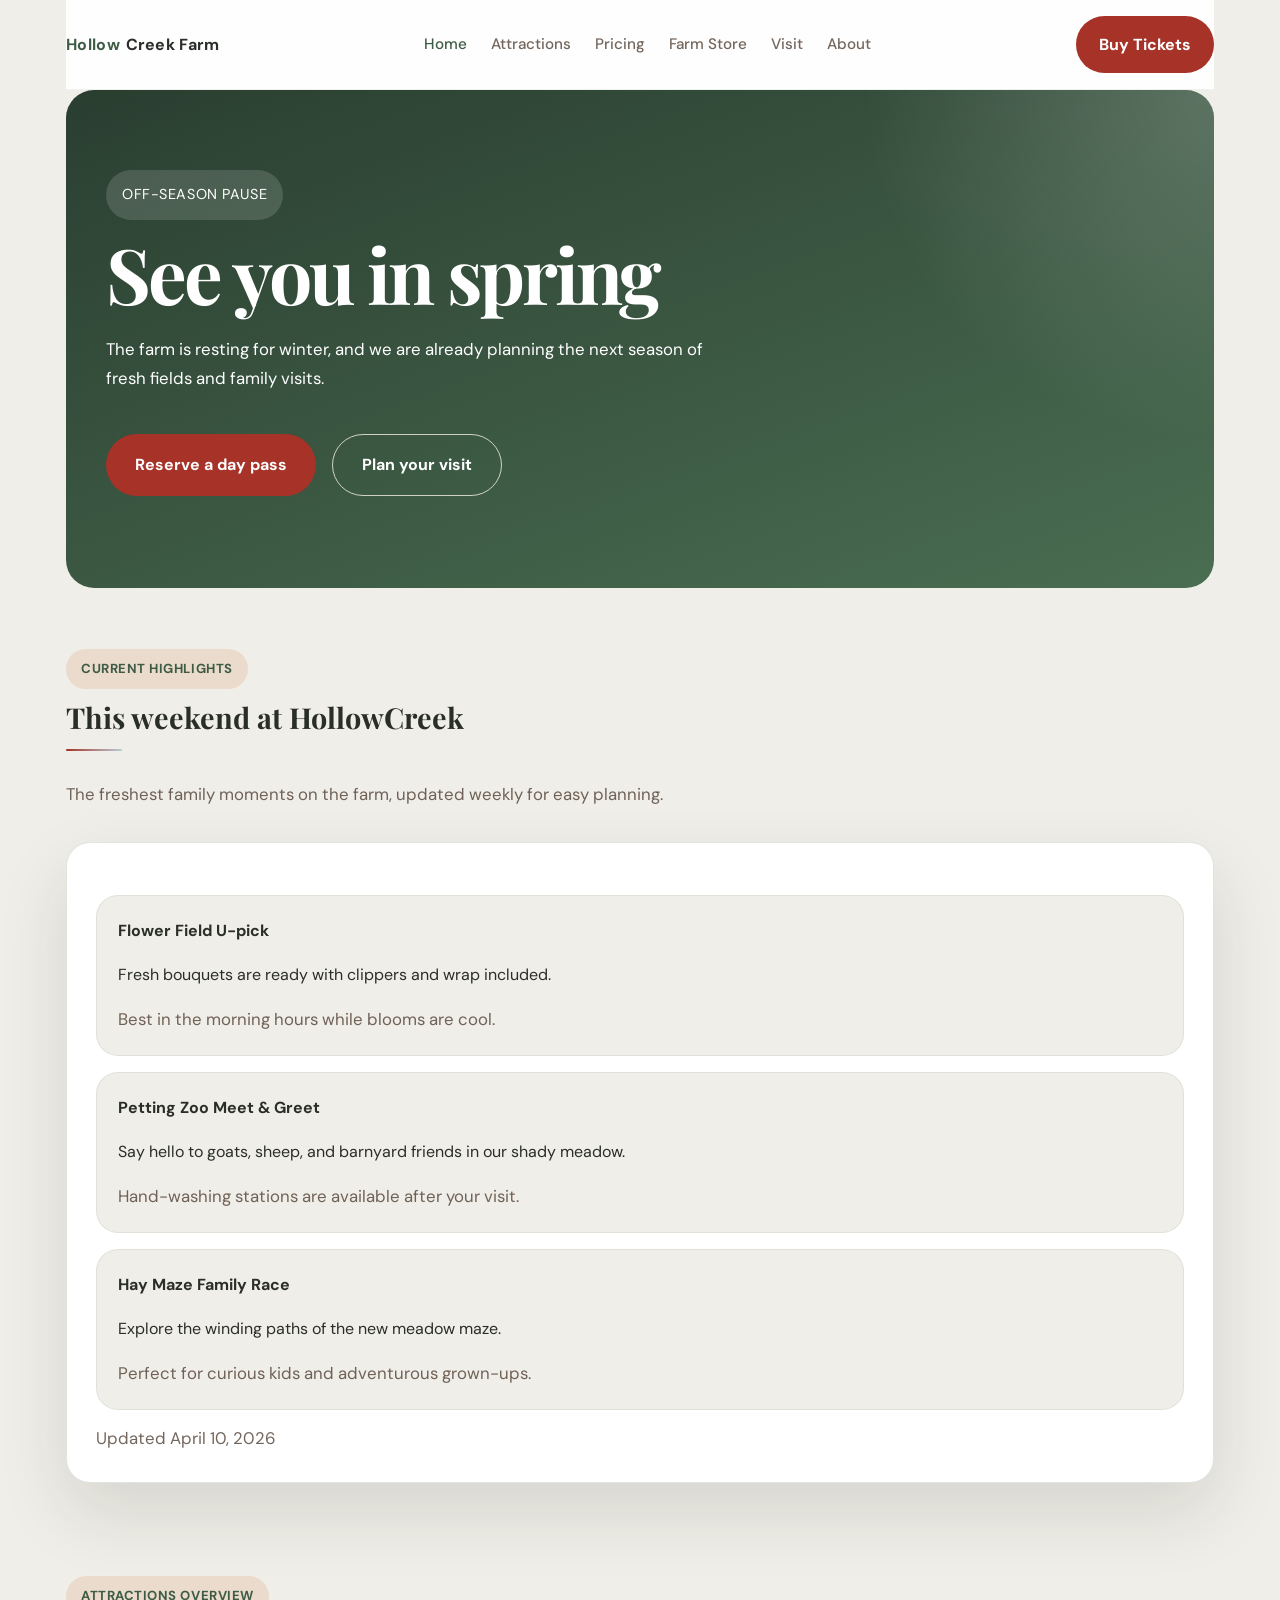
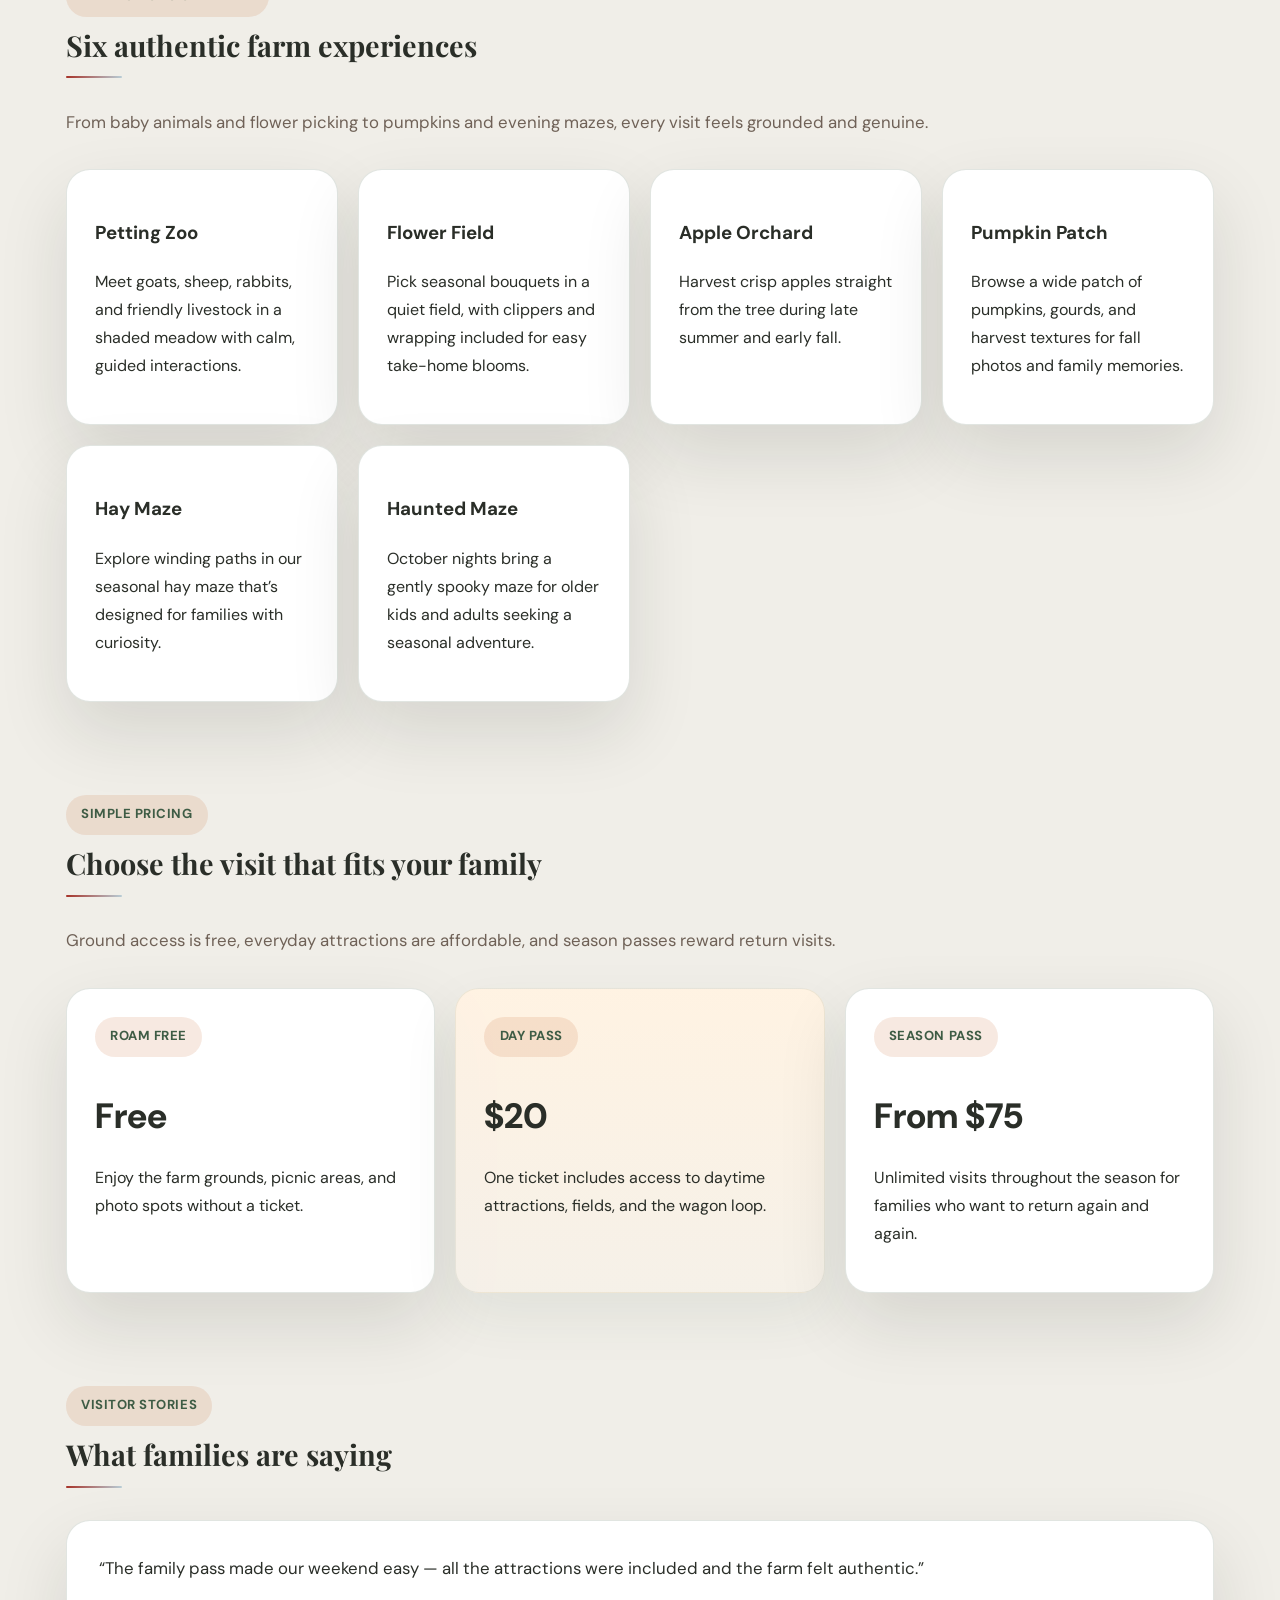
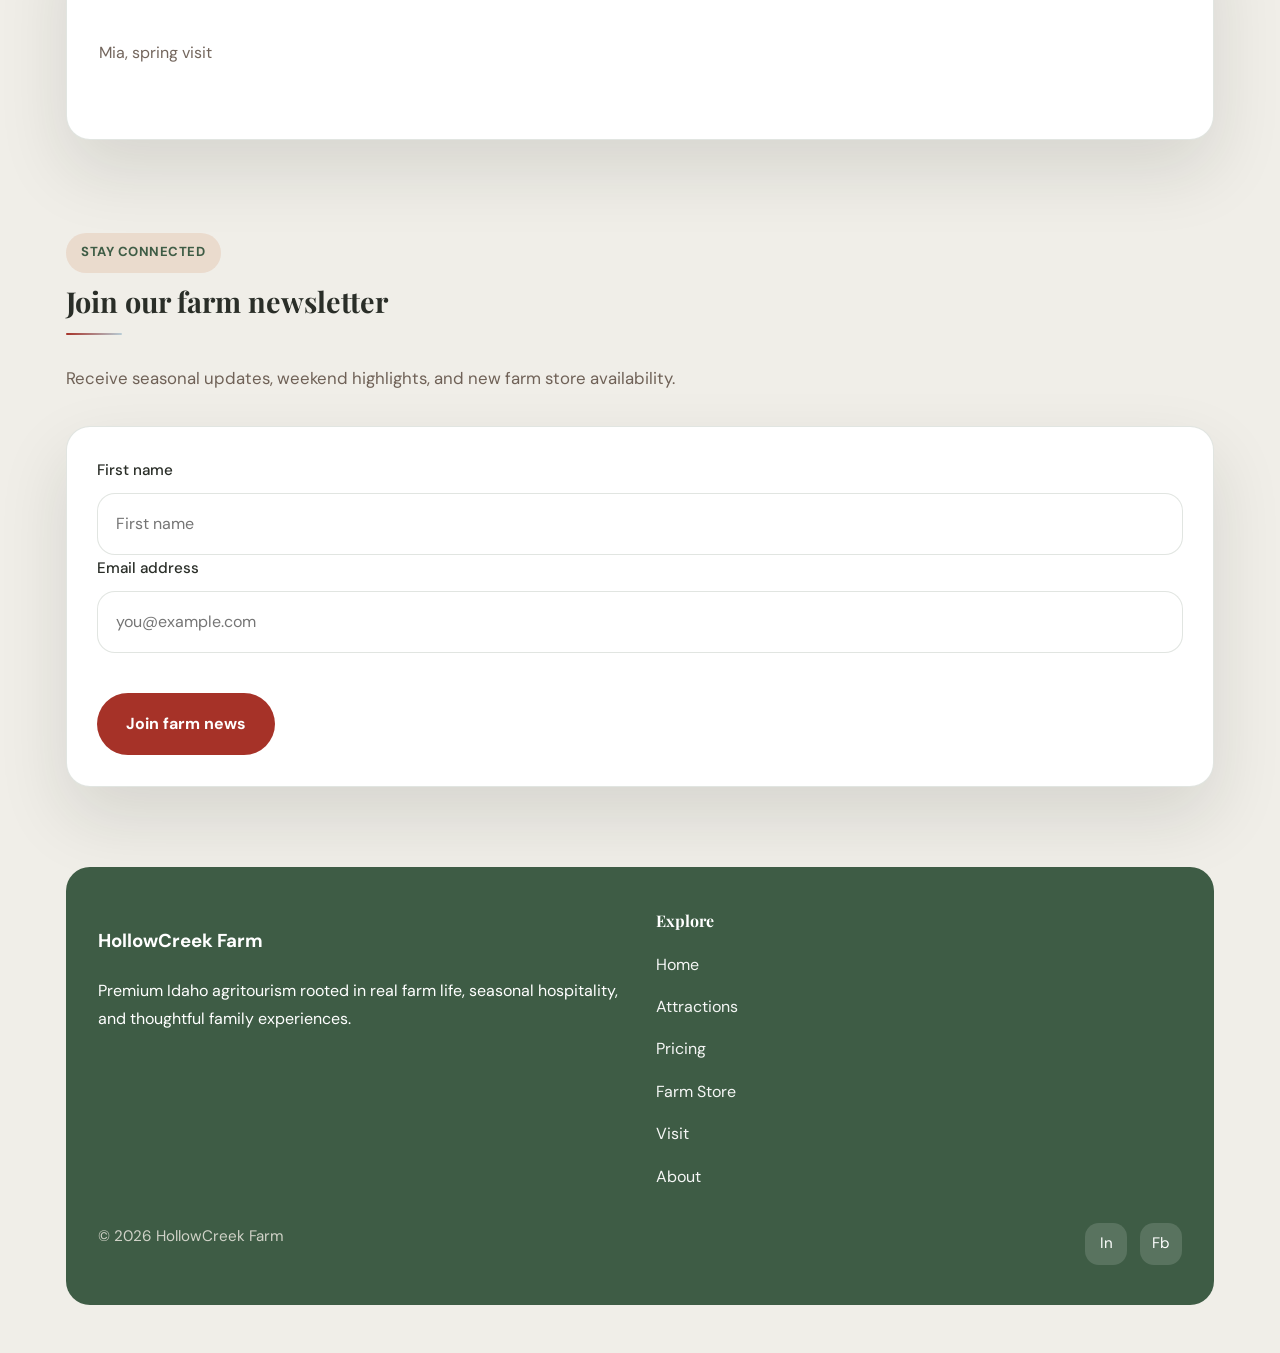
<file: index.html>
﻿<!DOCTYPE html>
<html lang="en">
<head>
  <meta charset="UTF-8">
  <meta name="viewport" content="width=device-width, initial-scale=1.0">
  <title>HollowCreek Farm | Rexburg, Idaho</title>
  <link rel="stylesheet" href="styles.css">
  <script src="seasons.js"></script>
  <script src="theme-loader.js"></script>
</head>
<body>
  <div class="page-shell">
    <header class="site-nav">
      <a class="brand" href="index.html"><span>Hollow</span>Creek Farm</a>
      <button class="nav-toggle" aria-expanded="false" aria-label="Open navigation"><span class="bar"></span></button>
      <nav class="nav-panel">
        <a href="index.html" class="active">Home</a>
        <a href="attractions.html">Attractions</a>
        <a href="pricing.html">Pricing</a>
        <a href="farm-store.html">Farm Store</a>
        <a href="visit.html">Visit</a>
        <a href="about.html">About</a>
      </nav>
      <div class="nav-links">
        <a href="index.html" class="active">Home</a>
        <a href="attractions.html">Attractions</a>
        <a href="pricing.html">Pricing</a>
        <a href="farm-store.html">Farm Store</a>
        <a href="visit.html">Visit</a>
        <a href="about.html">About</a>
      </div>
      <a class="nav-cta" href="pricing.html">Buy Tickets</a>
    </header>

    <section class="hero">
      <div class="hero-content">
        <span class="hero-badge" id="hero-badge">Seasonal opening</span>
        <h1 class="hero-title fade-up" id="hero-title">HollowCreek Farm is open for family farm days</h1>
        <p class="hero-copy fade-up delay-1" id="hero-copy">Experience Idaho farm life with pasture animals, harvesting fields, and thoughtful seasonal weekends in Rexburg.</p>
        <div class="hero-actions fade-up delay-2">
          <a class="button primary" href="pricing.html">Reserve a day pass</a>
          <a class="button secondary" href="visit.html">Plan your visit</a>
        </div>
      </div>
    </section>

    <section class="section">
      <div class="section-intro">
        <div>
          <p class="section-flag">Current highlights</p>
          <h2 class="section-title">This weekend at HollowCreek</h2>
        </div>
        <p class="section-copy">The freshest family moments on the farm, updated weekly for easy planning.</p>
      </div>
      <div class="highlight-card">
        <div class="highlight-list" id="highlight-list">
          <div class="highlight-item">
            <strong>Loading this weekend’s highlights…</strong>
          </div>
        </div>
        <p class="small-note" id="highlight-updated">Updated this week</p>
      </div>
    </section>

    <section class="section">
      <div class="section-intro">
        <div>
          <p class="section-flag">Attractions overview</p>
          <h2 class="section-title">Six authentic farm experiences</h2>
        </div>
        <p class="section-copy">From baby animals and flower picking to pumpkins and evening mazes, every visit feels grounded and genuine.</p>
      </div>
      <div class="card-grid">
        <article class="card">
          <h3>Petting Zoo</h3>
          <p>Meet goats, sheep, rabbits, and friendly livestock in a shaded meadow with calm, guided interactions.</p>
        </article>
        <article class="card">
          <h3>Flower Field</h3>
          <p>Pick seasonal bouquets in a quiet field, with clippers and wrapping included for easy take-home blooms.</p>
        </article>
        <article class="card">
          <h3>Apple Orchard</h3>
          <p>Harvest crisp apples straight from the tree during late summer and early fall.</p>
        </article>
        <article class="card">
          <h3>Pumpkin Patch</h3>
          <p>Browse a wide patch of pumpkins, gourds, and harvest textures for fall photos and family memories.</p>
        </article>
        <article class="card">
          <h3>Hay Maze</h3>
          <p>Explore winding paths in our seasonal hay maze that’s designed for families with curiosity.</p>
        </article>
        <article class="card">
          <h3>Haunted Maze</h3>
          <p>October nights bring a gently spooky maze for older kids and adults seeking a seasonal adventure.</p>
        </article>
      </div>
    </section>

    <section class="section">
      <div class="section-intro">
        <div>
          <p class="section-flag">Simple pricing</p>
          <h2 class="section-title">Choose the visit that fits your family</h2>
        </div>
        <p class="section-copy">Ground access is free, everyday attractions are affordable, and season passes reward return visits.</p>
      </div>
      <div class="pricing-grid">
        <article class="pricing-card">
          <span class="section-flag">Roam Free</span>
          <p class="price">Free</p>
          <p>Enjoy the farm grounds, picnic areas, and photo spots without a ticket.</p>
        </article>
        <article class="pricing-card recommended">
          <span class="section-flag">Day Pass</span>
          <p class="price">$20</p>
          <p>One ticket includes access to daytime attractions, fields, and the wagon loop.</p>
        </article>
        <article class="pricing-card">
          <span class="section-flag">Season Pass</span>
          <p class="price">From $75</p>
          <p>Unlimited visits throughout the season for families who want to return again and again.</p>
        </article>
      </div>
    </section>

    <section class="section">
      <div class="section-intro">
        <div>
          <p class="section-flag">Visitor stories</p>
          <h2 class="section-title">What families are saying</h2>
        </div>
      </div>
      <article class="testimonial-card">
        <blockquote id="testimonial-quote">Loading visitor stories...</blockquote>
        <div class="testimonial-author" id="testimonial-author"></div>
      </article>
    </section>

    <section class="section">
      <div class="section-intro">
        <div>
          <p class="section-flag">Stay connected</p>
          <h2 class="section-title">Join our farm newsletter</h2>
        </div>
        <p class="section-copy">Receive seasonal updates, weekend highlights, and new farm store availability.</p>
      </div>
      <article class="form-card">
        <form>
          <div class="form-row">
            <label for="first-name">First name</label>
            <input id="first-name" name="first-name" type="text" placeholder="First name">
          </div>
          <div class="form-row">
            <label for="email">Email address</label>
            <input id="email" name="email" type="email" placeholder="you@example.com">
          </div>
          <div class="hero-actions">
            <button class="button primary form-submit" type="submit">Join farm news</button>
          </div>
        </form>
      </article>
    </section>

    <footer class="footer">
      <div class="footer-grid">
        <div>
          <h3>HollowCreek Farm</h3>
          <p>Premium Idaho agritourism rooted in real farm life, seasonal hospitality, and thoughtful family experiences.</p>
        </div>
        <div class="footer-column">
          <h3>Explore</h3>
          <div class="footer-links">
            <a href="index.html">Home</a>
            <a href="attractions.html">Attractions</a>
            <a href="pricing.html">Pricing</a>
            <a href="farm-store.html">Farm Store</a>
            <a href="visit.html">Visit</a>
            <a href="about.html">About</a>
          </div>
        </div>
      </div>
      <div class="footer-legal">
        <span>© 2026 HollowCreek Farm</span>
        <div class="social-row">
          <a class="social-link" href="#">In</a>
          <a class="social-link" href="#">Fb</a>
        </div>
      </div>
    </footer>
  </div>
  <script src="season.js"></script>
  <script src="updates.js"></script>
  <script src="script.js"></script>
</body>
</html>
</file>
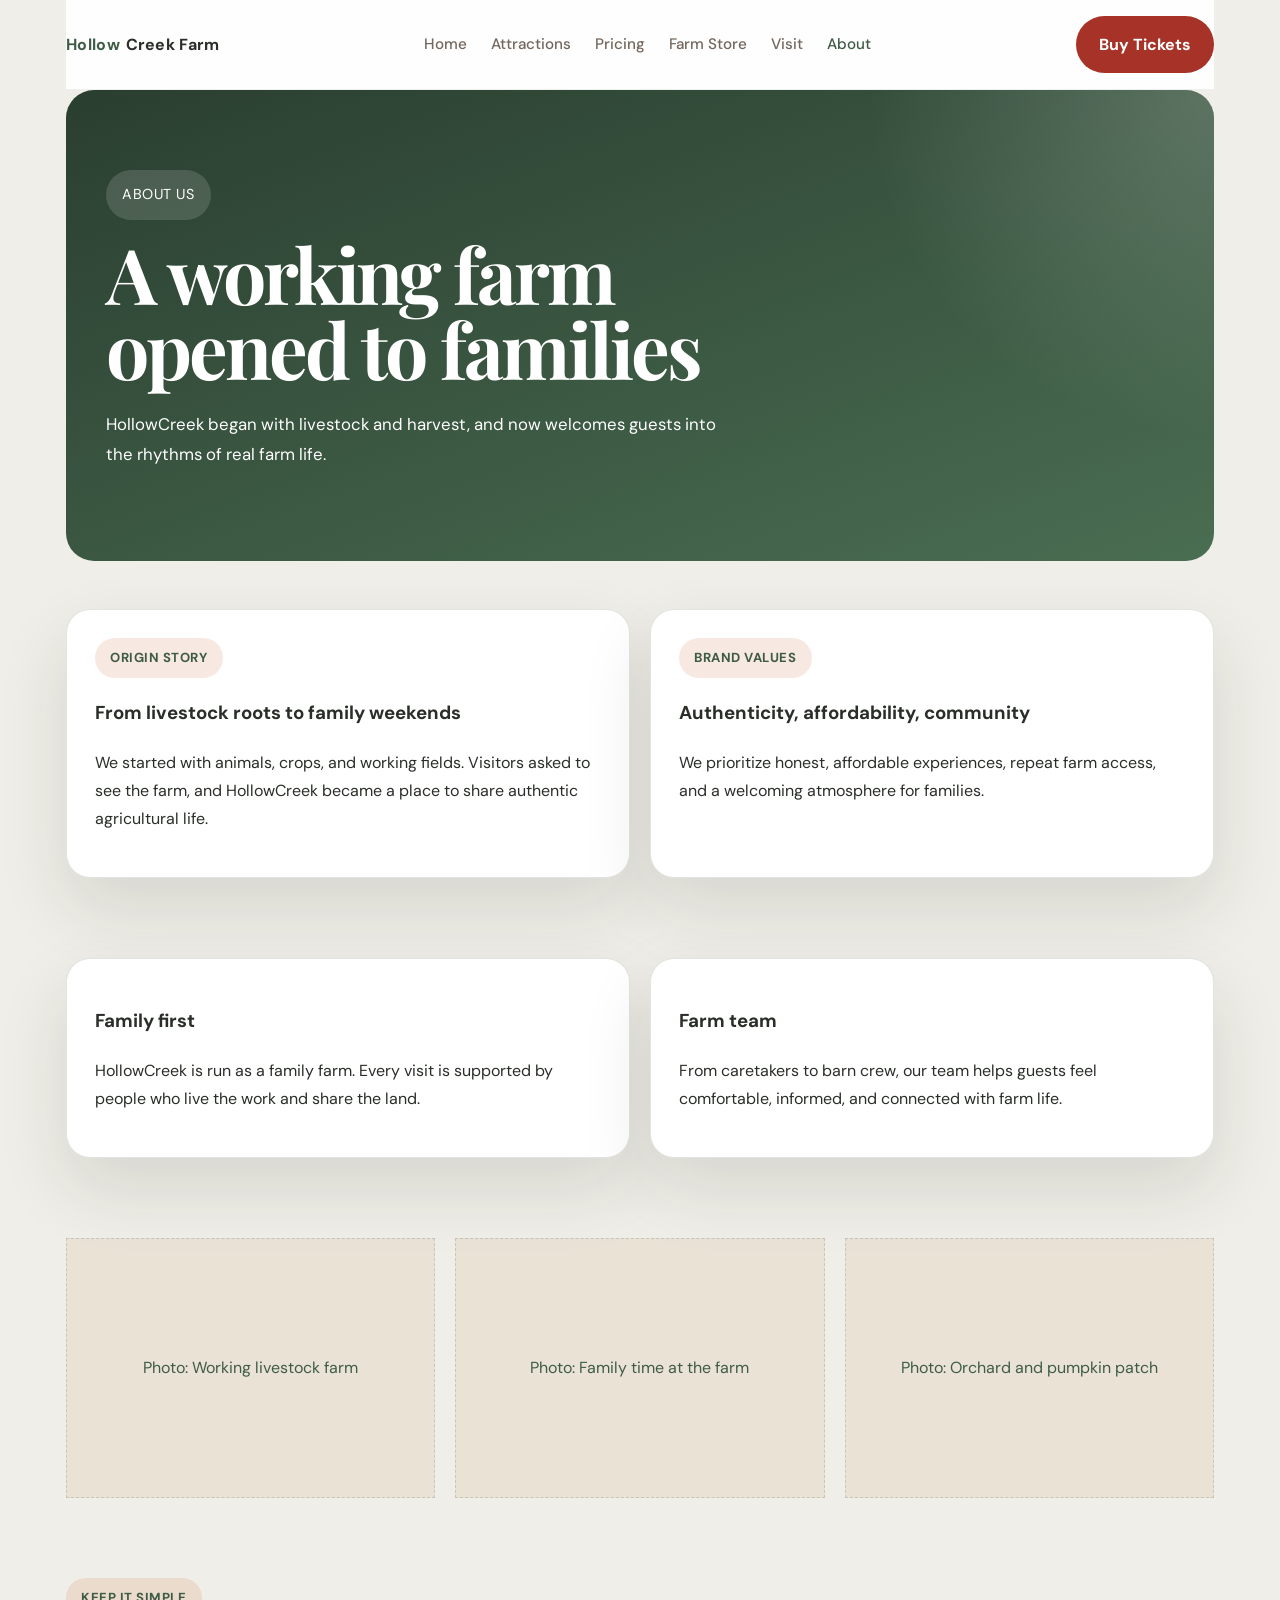
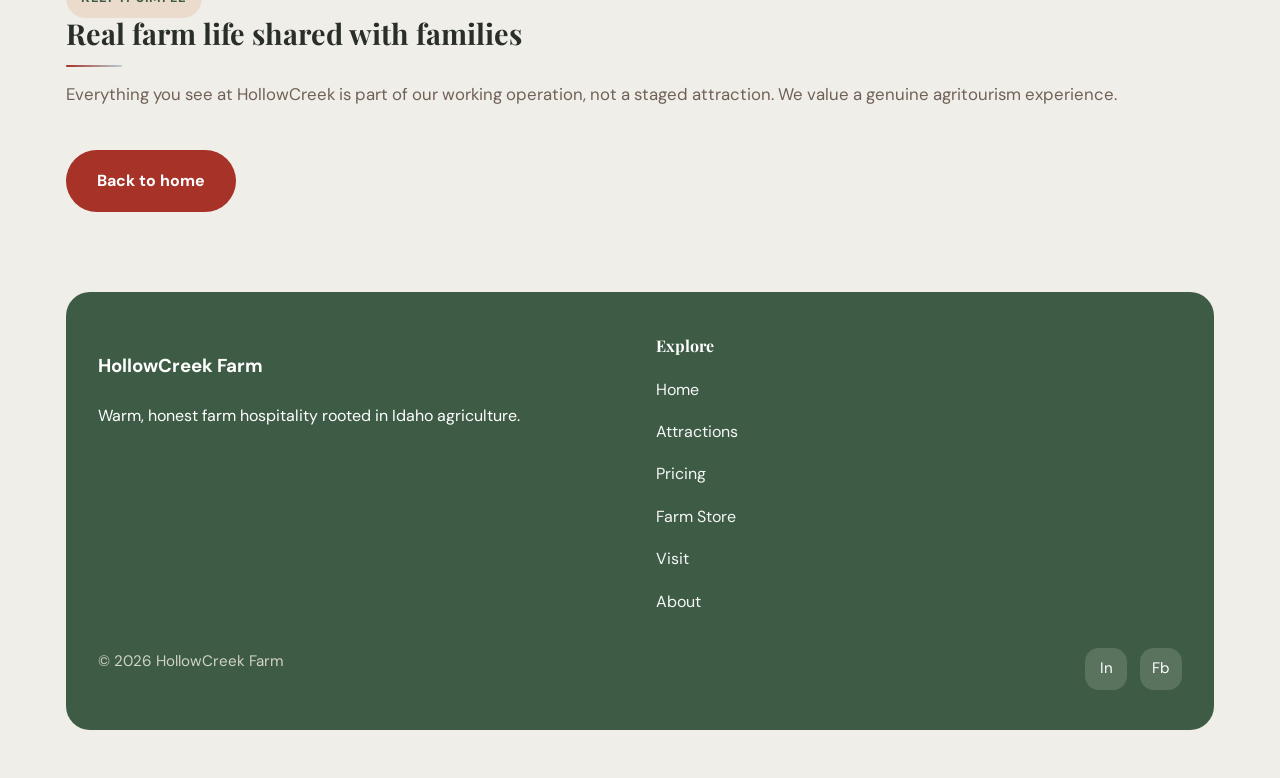
<file: about.html>
﻿<!DOCTYPE html>
<html lang="en">
<head>
  <meta charset="UTF-8">
  <meta name="viewport" content="width=device-width, initial-scale=1.0">
  <title>About Us | HollowCreek Farm</title>
  <link rel="stylesheet" href="styles.css">
  <script src="seasons.js"></script>
  <script src="theme-loader.js"></script>
</head>
<body>
  <div class="page-shell">
    <header class="site-nav">
      <a class="brand" href="index.html"><span>Hollow</span>Creek Farm</a>
      <button class="nav-toggle" aria-expanded="false" aria-label="Open navigation"><span class="bar"></span></button>
      <nav class="nav-panel">
        <a href="index.html">Home</a>
        <a href="attractions.html">Attractions</a>
        <a href="pricing.html">Pricing</a>
        <a href="farm-store.html">Farm Store</a>
        <a href="visit.html">Visit</a>
        <a href="about.html" class="active">About</a>
      </nav>
      <div class="nav-links">
        <a href="index.html">Home</a>
        <a href="attractions.html">Attractions</a>
        <a href="pricing.html">Pricing</a>
        <a href="farm-store.html">Farm Store</a>
        <a href="visit.html">Visit</a>
        <a href="about.html" class="active">About</a>
      </div>
      <a class="nav-cta" href="pricing.html">Buy Tickets</a>
    </header>

    <section class="hero">
      <div class="hero-content">
        <span class="hero-badge">About Us</span>
        <h1 class="hero-title fade-up">A working farm opened to families</h1>
        <p class="hero-copy fade-up delay-1">HollowCreek began with livestock and harvest, and now welcomes guests into the rhythms of real farm life.</p>
      </div>
    </section>

    <section class="section">
      <div class="detail-grid">
        <article class="detail-card">
          <span class="section-flag">Origin story</span>
          <h3>From livestock roots to family weekends</h3>
          <p>We started with animals, crops, and working fields. Visitors asked to see the farm, and HollowCreek became a place to share authentic agricultural life.</p>
        </article>
        <article class="detail-card">
          <span class="section-flag">Brand values</span>
          <h3>Authenticity, affordability, community</h3>
          <p>We prioritize honest, affordable experiences, repeat farm access, and a welcoming atmosphere for families.</p>
        </article>
      </div>
    </section>

    <section class="section">
      <div class="team-grid">
        <article class="detail-card">
          <h3>Family first</h3>
          <p>HollowCreek is run as a family farm. Every visit is supported by people who live the work and share the land.</p>
        </article>
        <article class="detail-card">
          <h3>Farm team</h3>
          <p>From caretakers to barn crew, our team helps guests feel comfortable, informed, and connected with farm life.</p>
        </article>
      </div>
    </section>

    <section class="section">
      <div class="detail-grid">
        <article class="photo-card">Photo: Working livestock farm</article>
        <article class="photo-card">Photo: Family time at the farm</article>
        <article class="photo-card">Photo: Orchard and pumpkin patch</article>
      </div>
    </section>

    <section class="section">
      <article class="full-width">
        <span class="section-flag">Keep it simple</span>
        <h2 class="section-title">Real farm life shared with families</h2>
        <p class="section-copy">Everything you see at HollowCreek is part of our working operation, not a staged attraction. We value a genuine agritourism experience.</p>
      </article>
      <div class="hero-actions">
        <a class="button primary" href="index.html">Back to home</a>
      </div>
    </section>

    <footer class="footer">
      <div class="footer-grid">
        <div>
          <h3>HollowCreek Farm</h3>
          <p>Warm, honest farm hospitality rooted in Idaho agriculture.</p>
        </div>
        <div class="footer-column">
          <h3>Explore</h3>
          <div class="footer-links">
            <a href="index.html">Home</a>
            <a href="attractions.html">Attractions</a>
            <a href="pricing.html">Pricing</a>
            <a href="farm-store.html">Farm Store</a>
            <a href="visit.html">Visit</a>
            <a href="about.html">About</a>
          </div>
        </div>
      </div>
      <div class="footer-legal">
        <span>© 2026 HollowCreek Farm</span>
        <div class="social-row">
          <a class="social-link" href="#">In</a>
          <a class="social-link" href="#">Fb</a>
        </div>
      </div>
    </footer>
  </div>
  <script src="season.js"></script>
  <script src="updates.js"></script>
  <script src="script.js"></script>
</body>
</html>
</file>
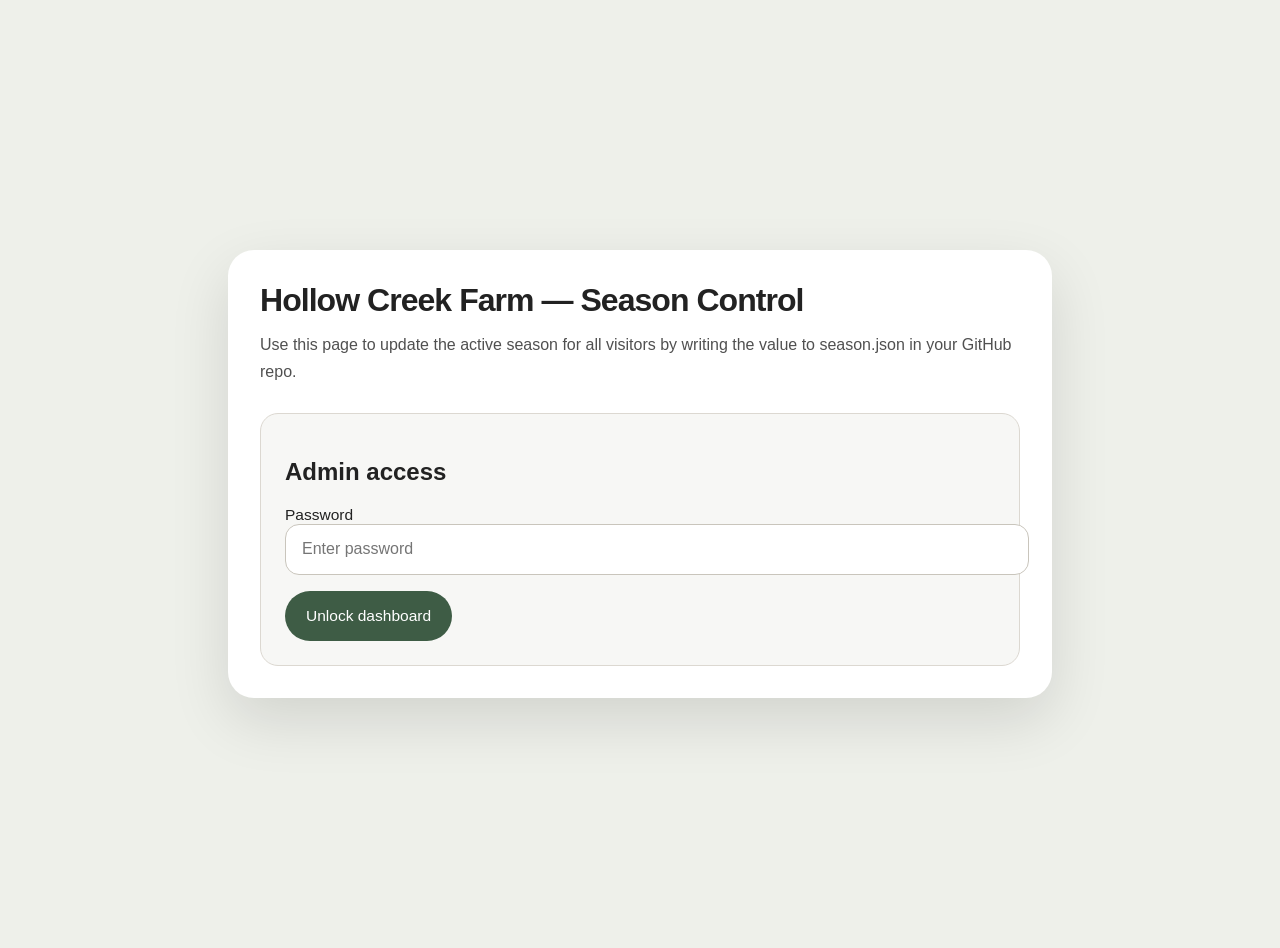
<file: admin.html>
<!DOCTYPE html>
<html lang="en">
<head>
  <meta charset="UTF-8">
  <meta name="viewport" content="width=device-width, initial-scale=1.0">
  <title>Hollow Creek Farm — Season Control</title>
  <style>
    :root {
      color-scheme: light;
      font-family: Arial, Helvetica, sans-serif;
    }
    body {
      margin: 0;
      min-height: 100vh;
      background: #eef0ea;
      color: #222;
      display: flex;
      align-items: center;
      justify-content: center;
      padding: 1.5rem;
    }
    .admin-shell {
      width: min(100%, 760px);
      background: #ffffff;
      border-radius: 26px;
      box-shadow: 0 22px 60px rgba(0, 0, 0, 0.12);
      padding: 2rem;
    }
    h1 {
      margin: 0 0 0.75rem;
      font-size: 2rem;
      letter-spacing: -0.03em;
    }
    p.lead {
      margin: 0 0 1.75rem;
      color: #505050;
      line-height: 1.7;
    }
    .panel {
      display: grid;
      gap: 1rem;
    }
    .password-card,
    .dashboard-card {
      background: #f7f7f5;
      border: 1px solid #dcd8d1;
      border-radius: 18px;
      padding: 1.5rem;
    }
    label,
    .button,
    .note {
      font-size: 0.97rem;
    }
    input[type="password"] {
      width: 100%;
      padding: 0.95rem 1rem;
      border-radius: 14px;
      border: 1px solid #c9c5bc;
      font-size: 1rem;
    }
    .button {
      display: inline-flex;
      align-items: center;
      justify-content: center;
      gap: 0.5rem;
      padding: 0.95rem 1.25rem;
      border-radius: 999px;
      border: 1px solid transparent;
      background: #3e5c45;
      color: #fff;
      text-decoration: none;
      cursor: pointer;
      transition: transform 180ms ease, background-color 180ms ease;
    }
    .button:hover {
      transform: translateY(-1px);
      background: #2f4a36;
    }
    .season-grid {
      display: grid;
      grid-template-columns: repeat(auto-fit, minmax(150px, 1fr));
      gap: 1rem;
      margin: 0;
    }
    .season-button {
      display: grid;
      grid-template-columns: 1fr auto;
      align-items: center;
      gap: 1rem;
      padding: 1rem 1rem;
      border-radius: 18px;
      border: 1px solid #c9c5bc;
      background: #ffffff;
      cursor: pointer;
      transition: border-color 180ms ease, background-color 180ms ease;
      text-align: left;
    }
    .season-button.active {
      border-color: #3e5c45;
      background: #eef4ea;
    }
    .season-label {
      display: grid;
      gap: 0.35rem;
    }
    .season-emoji {
      font-size: 1.9rem;
    }
    .swatch-row {
      display: flex;
      gap: 0.35rem;
    }
    .swatch {
      width: 18px;
      height: 18px;
      border-radius: 6px;
      border: 1px solid #ccc;
    }
    .status {
      padding: 1rem 1rem;
      border-radius: 16px;
      background: #eef3e8;
      border: 1px solid #d9e2cd;
      color: #2f4a35;
    }
    .note {
      margin: 0;
      color: #5c5c5c;
      line-height: 1.7;
    }
    .hidden {
      display: none;
    }
    .error {
      color: #9a2c2b;
    }
  </style>
  <script src="seasons.js"></script>
  <script>
    var ADMIN_PASSWORD = 'HCFarm2025';
    var SESSION_KEY = 'hcf_admin_authenticated';
    var TOKEN_SESSION_KEY = 'hcf_github_pat';
    var activeSeason = 'fall';

    function getGithubToken() {
      return sessionStorage.getItem(TOKEN_SESSION_KEY) || '';
    }

    function saveGithubToken(token) {
      sessionStorage.setItem(TOKEN_SESSION_KEY, token.trim());
    }

    function getSelectedSeason() {
      return document.querySelector('.season-button.active')?.dataset.season || activeSeason;
    }

    function renderMessage(text, isError) {
      var message = document.getElementById('status-message');
      message.textContent = text;
      message.className = isError ? 'note error' : 'note';
      document.getElementById('status-panel').classList.remove('hidden');
    }

    function updateSelection() {
      document.querySelectorAll('.season-button').forEach(function(button) {
        button.classList.toggle('active', button.dataset.season === activeSeason);
      });
      document.getElementById('current-season-label').textContent = window.SEASONS[activeSeason].label;
    }

    function fetchRepoSeason() {
      return fetch('season.json?t=' + Date.now(), { cache: 'no-store' })
        .then(function(response) {
          if (!response.ok) {
            throw new Error('Unable to load season.json');
          }
          return response.json();
        })
        .then(function(data) {
          activeSeason = data && data.active ? data.active : 'fall';
          updateSelection();
        })
        .catch(function() {
          activeSeason = 'fall';
          updateSelection();
        });
    }

    function updateRepoSeason(season) {
      var token = document.getElementById('github-token').value.trim() || getGithubToken();
      if (!token) {
        renderMessage('Please enter your GitHub Personal Access Token to update the repo.', true);
        return;
      }

      saveGithubToken(token);
      document.getElementById('token-status').textContent = 'Token stored for this session only.';
      document.getElementById('token-status').className = 'note';

      fetch('https://api.github.com/repos/woodsc02/AgritourismBusiness/contents/season.json', {
        headers: {
          Authorization: 'token ' + token,
          Accept: 'application/vnd.github.v3+json'
        }
      })
        .then(function(response) {
          if (!response.ok) {
            return response.json().then(function(body) {
              throw new Error(body.message || 'Unable to read season.json');
            });
          }
          return response.json();
        })
        .then(function(fileData) {
          var content = btoa(JSON.stringify({ active: season }, null, 2));
          return fetch('https://api.github.com/repos/woodsc02/AgritourismBusiness/contents/season.json', {
            method: 'PUT',
            headers: {
              Authorization: 'token ' + token,
              Accept: 'application/vnd.github.v3+json',
              'Content-Type': 'application/json'
            },
            body: JSON.stringify({
              message: 'Update active season to ' + season,
              content: content,
              sha: fileData.sha
            })
          });
        })
        .then(function(response) {
          if (!response.ok) {
            return response.json().then(function(body) {
              throw new Error(body.message || 'Unable to update season.json');
            });
          }
          return response.json();
        })
        .then(function() {
          activeSeason = season;
          updateSelection();
          renderMessage('Repository updated. Active season is now ' + window.SEASONS[season].label + ' ' + window.SEASONS[season].emoji + '.', false);
        })
        .catch(function(error) {
          renderMessage('Update failed: ' + error.message, true);
        });
    }

    function showAdminPanel() {
      document.getElementById('login-panel').classList.add('hidden');
      document.getElementById('admin-panel').classList.remove('hidden');
      document.getElementById('github-token').value = getGithubToken();
      fetchRepoSeason();
    }

    function onLoginSubmit(event) {
      event.preventDefault();
      var pass = document.getElementById('admin-password').value.trim();
      if (pass === ADMIN_PASSWORD) {
        sessionStorage.setItem(SESSION_KEY, 'true');
        showAdminPanel();
      } else {
        document.getElementById('login-error').textContent = 'Incorrect password. Please try again.';
      }
    }

    function initAdmin() {
      document.getElementById('login-form').addEventListener('submit', onLoginSubmit);
      document.querySelectorAll('.season-button').forEach(function(button) {
        button.addEventListener('click', function() {
          activeSeason = button.dataset.season;
          updateSelection();
        });
      });
      document.getElementById('save-button').addEventListener('click', function() {
        updateRepoSeason(getSelectedSeason());
      });
      if (sessionStorage.getItem(SESSION_KEY) === 'true') {
        showAdminPanel();
      }
    }

    window.addEventListener('DOMContentLoaded', initAdmin);
  </script>
</head>
<body>
  <main class="admin-shell">
    <article class="admin-card">
      <h1>Hollow Creek Farm — Season Control</h1>
      <p class="lead">Use this page to update the active season for all visitors by writing the value to season.json in your GitHub repo.</p>
      <div class="panel">
        <section id="login-panel" class="password-card">
          <h2>Admin access</h2>
          <form id="login-form">
            <label for="admin-password">Password</label>
            <input id="admin-password" type="password" autocomplete="current-password" placeholder="Enter password">
            <p id="login-error" class="error" aria-live="polite"></p>
            <button class="button" type="submit">Unlock dashboard</button>
          </form>
        </section>
        <section id="admin-panel" class="dashboard-card hidden">
          <div class="status" id="status-panel">
            Active season: <strong id="current-season-label"></strong>
          </div>
          <div class="season-grid">
            <button type="button" class="season-button" data-season="spring">
              <span class="season-label"><span class="season-emoji">🌸</span><strong>Spring</strong></span>
              <span class="swatch-row">
                <span class="swatch" style="background:#A8C5A0"></span>
                <span class="swatch" style="background:#F9C6C9"></span>
                <span class="swatch" style="background:#F5E6A3"></span>
              </span>
            </button>
            <button type="button" class="season-button" data-season="summer">
              <span class="season-label"><span class="season-emoji">☀️</span><strong>Summer</strong></span>
              <span class="swatch-row">
                <span class="swatch" style="background:#E8A820"></span>
                <span class="swatch" style="background:#6A9EC5"></span>
                <span class="swatch" style="background:#F0C9A0"></span>
              </span>
            </button>
            <button type="button" class="season-button" data-season="fall">
              <span class="season-label"><span class="season-emoji">🎃</span><strong>Fall</strong></span>
              <span class="swatch-row">
                <span class="swatch" style="background:#6B7C5E"></span>
                <span class="swatch" style="background:#C8622A"></span>
                <span class="swatch" style="background:#D4874E"></span>
              </span>
            </button>
            <button type="button" class="season-button" data-season="winter">
              <span class="season-label"><span class="season-emoji">❄️</span><strong>Winter</strong></span>
              <span class="swatch-row">
                <span class="swatch" style="background:#3E5C45"></span>
                <span class="swatch" style="background:#A63228"></span>
                <span class="swatch" style="background:#B8CDD6"></span>
              </span>
            </button>
          </div>
          <div class="token-card">
            <label for="github-token">GitHub Personal Access Token</label>
            <input id="github-token" type="password" placeholder="Paste token for this session only">
            <p class="note">This token is stored only in your browser session and never saved in GitHub or localStorage.</p>
            <p id="token-status" class="note"></p>
          </div>
          <button class="button" id="save-button" type="button">Set Active Season</button>
          <p class="note">This updates season.json in the repo so all visitors see the selected season after the site reloads.</p>
          <p id="status-message" class="note hidden" aria-live="polite"></p>
        </section>
      </div>
    </article>
  </main>
</body>
</html>
</file>
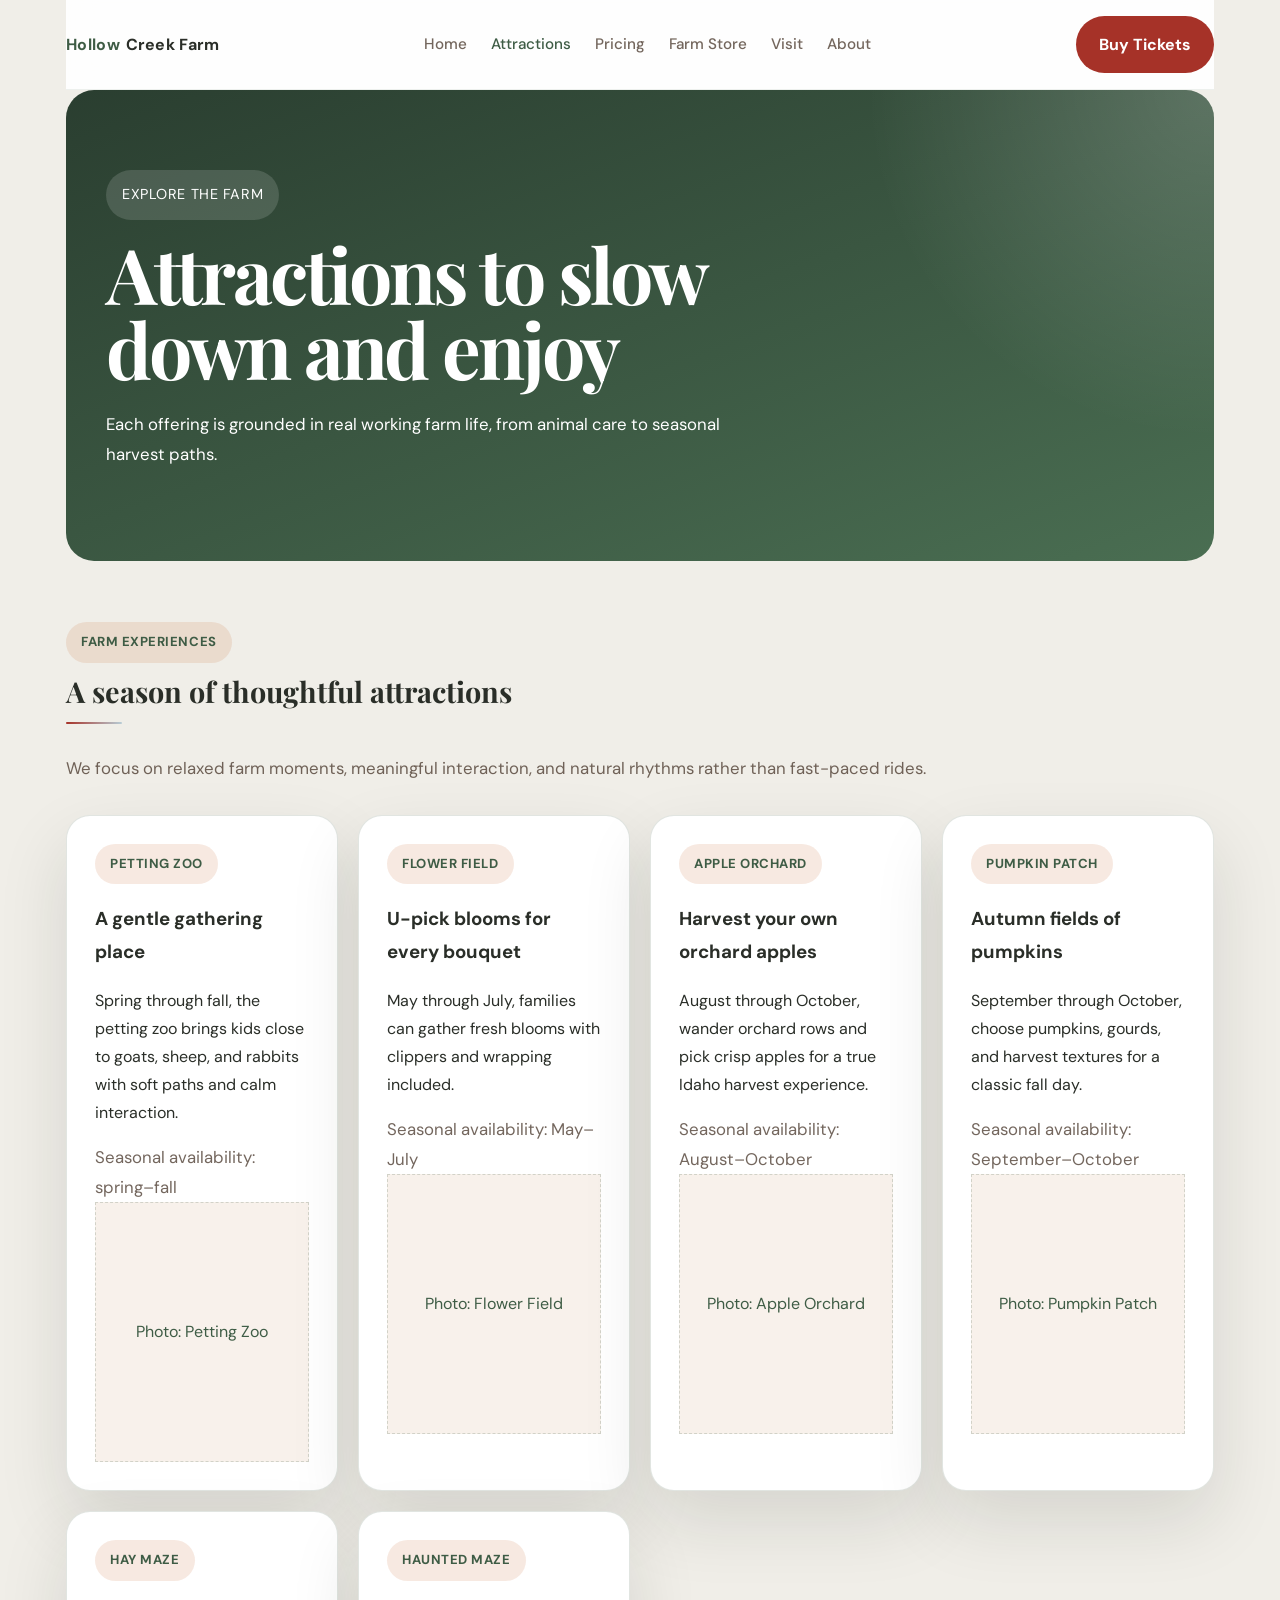
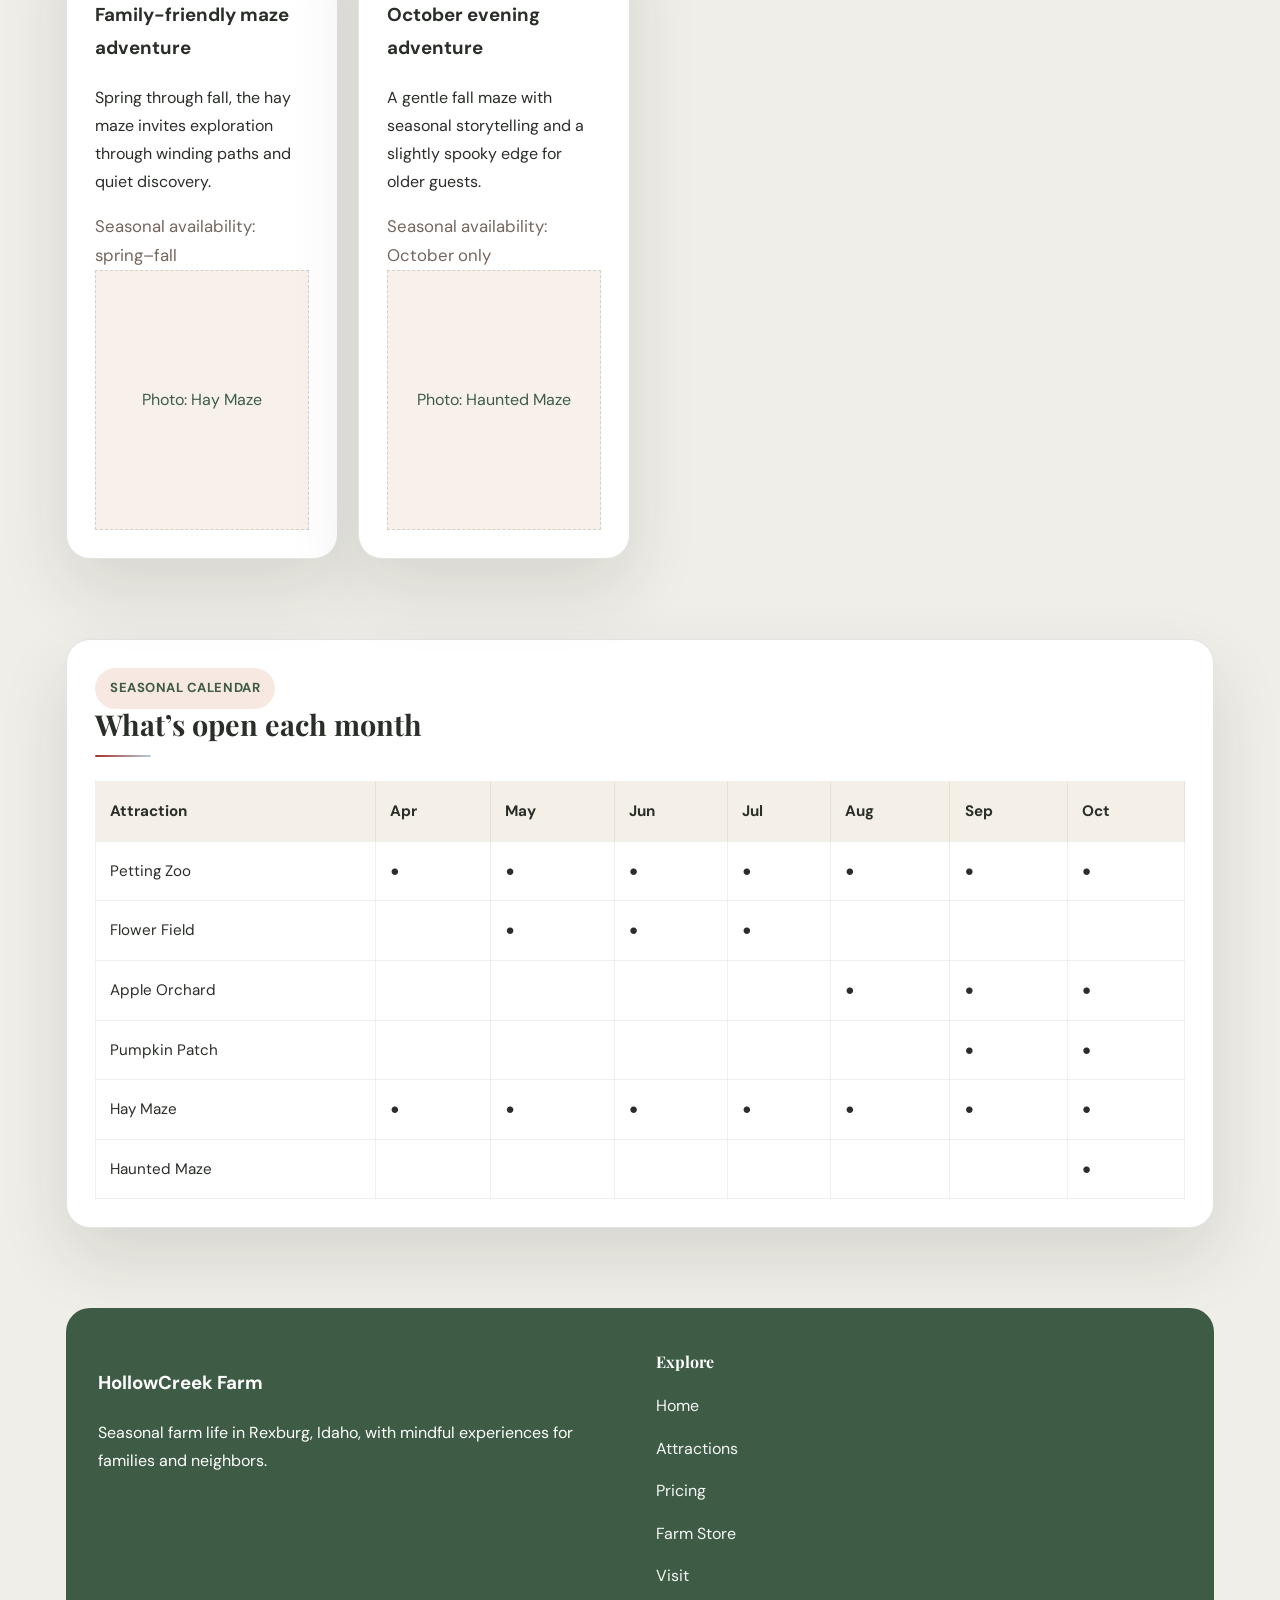
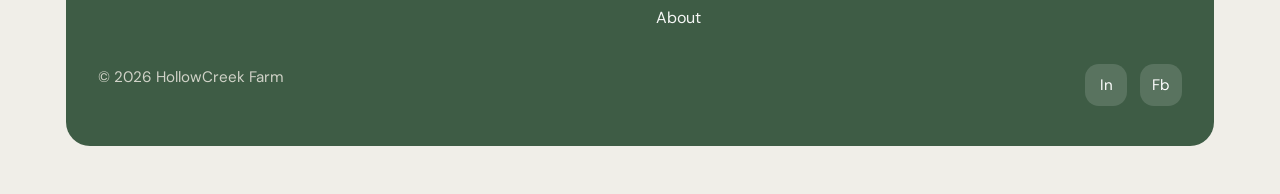
<file: attractions.html>
﻿<!DOCTYPE html>
<html lang="en">
<head>
  <meta charset="UTF-8">
  <meta name="viewport" content="width=device-width, initial-scale=1.0">
  <title>Attractions | HollowCreek Farm</title>
  <link rel="stylesheet" href="styles.css">
  <script src="seasons.js"></script>
  <script src="theme-loader.js"></script>
</head>
<body>
  <div class="page-shell">
    <header class="site-nav">
      <a class="brand" href="index.html"><span>Hollow</span>Creek Farm</a>
      <button class="nav-toggle" aria-expanded="false" aria-label="Open navigation"><span class="bar"></span></button>
      <nav class="nav-panel">
        <a href="index.html">Home</a>
        <a href="attractions.html" class="active">Attractions</a>
        <a href="pricing.html">Pricing</a>
        <a href="farm-store.html">Farm Store</a>
        <a href="visit.html">Visit</a>
        <a href="about.html">About</a>
      </nav>
      <div class="nav-links">
        <a href="index.html">Home</a>
        <a href="attractions.html" class="active">Attractions</a>
        <a href="pricing.html">Pricing</a>
        <a href="farm-store.html">Farm Store</a>
        <a href="visit.html">Visit</a>
        <a href="about.html">About</a>
      </div>
      <a class="nav-cta" href="pricing.html">Buy Tickets</a>
    </header>

    <section class="hero">
      <div class="hero-content">
        <span class="hero-badge">Explore the farm</span>
        <h1 class="hero-title fade-up">Attractions to slow down and enjoy</h1>
        <p class="hero-copy fade-up delay-1">Each offering is grounded in real working farm life, from animal care to seasonal harvest paths.</p>
      </div>
    </section>

    <section class="section">
      <div class="section-intro">
        <div>
          <p class="section-flag">Farm experiences</p>
          <h2 class="section-title">A season of thoughtful attractions</h2>
        </div>
        <p class="section-copy">We focus on relaxed farm moments, meaningful interaction, and natural rhythms rather than fast-paced rides.</p>
      </div>
      <div class="detail-grid">
        <article class="detail-card">
          <span class="section-flag">Petting Zoo</span>
          <h3>A gentle gathering place</h3>
          <p>Spring through fall, the petting zoo brings kids close to goats, sheep, and rabbits with soft paths and calm interaction.</p>
          <p class="small-note">Seasonal availability: spring–fall</p>
          <div class="photo-card">Photo: Petting Zoo</div>
        </article>
        <article class="detail-card">
          <span class="section-flag">Flower Field</span>
          <h3>U-pick blooms for every bouquet</h3>
          <p>May through July, families can gather fresh blooms with clippers and wrapping included.</p>
          <p class="small-note">Seasonal availability: May–July</p>
          <div class="photo-card">Photo: Flower Field</div>
        </article>
        <article class="detail-card">
          <span class="section-flag">Apple Orchard</span>
          <h3>Harvest your own orchard apples</h3>
          <p>August through October, wander orchard rows and pick crisp apples for a true Idaho harvest experience.</p>
          <p class="small-note">Seasonal availability: August–October</p>
          <div class="photo-card">Photo: Apple Orchard</div>
        </article>
        <article class="detail-card">
          <span class="section-flag">Pumpkin Patch</span>
          <h3>Autumn fields of pumpkins</h3>
          <p>September through October, choose pumpkins, gourds, and harvest textures for a classic fall day.</p>
          <p class="small-note">Seasonal availability: September–October</p>
          <div class="photo-card">Photo: Pumpkin Patch</div>
        </article>
        <article class="detail-card">
          <span class="section-flag">Hay Maze</span>
          <h3>Family-friendly maze adventure</h3>
          <p>Spring through fall, the hay maze invites exploration through winding paths and quiet discovery.</p>
          <p class="small-note">Seasonal availability: spring–fall</p>
          <div class="photo-card">Photo: Hay Maze</div>
        </article>
        <article class="detail-card">
          <span class="section-flag">Haunted Maze</span>
          <h3>October evening adventure</h3>
          <p>A gentle fall maze with seasonal storytelling and a slightly spooky edge for older guests.</p>
          <p class="small-note">Seasonal availability: October only</p>
          <div class="photo-card">Photo: Haunted Maze</div>
        </article>
      </div>
    </section>

    <section class="section">
      <div class="full-width table-card">
        <span class="section-flag">Seasonal calendar</span>
        <h2 class="section-title">What’s open each month</h2>
        <table class="price-table">
          <thead>
            <tr>
              <th>Attraction</th>
              <th>Apr</th>
              <th>May</th>
              <th>Jun</th>
              <th>Jul</th>
              <th>Aug</th>
              <th>Sep</th>
              <th>Oct</th>
            </tr>
          </thead>
          <tbody>
            <tr><td>Petting Zoo</td><td>●</td><td>●</td><td>●</td><td>●</td><td>●</td><td>●</td><td>●</td></tr>
            <tr><td>Flower Field</td><td></td><td>●</td><td>●</td><td>●</td><td></td><td></td><td></td></tr>
            <tr><td>Apple Orchard</td><td></td><td></td><td></td><td></td><td>●</td><td>●</td><td>●</td></tr>
            <tr><td>Pumpkin Patch</td><td></td><td></td><td></td><td></td><td></td><td>●</td><td>●</td></tr>
            <tr><td>Hay Maze</td><td>●</td><td>●</td><td>●</td><td>●</td><td>●</td><td>●</td><td>●</td></tr>
            <tr><td>Haunted Maze</td><td></td><td></td><td></td><td></td><td></td><td></td><td>●</td></tr>
          </tbody>
        </table>
      </div>
    </section>

    <footer class="footer">
      <div class="footer-grid">
        <div>
          <h3>HollowCreek Farm</h3>
          <p>Seasonal farm life in Rexburg, Idaho, with mindful experiences for families and neighbors.</p>
        </div>
        <div class="footer-column">
          <h3>Explore</h3>
          <div class="footer-links">
            <a href="index.html">Home</a>
            <a href="attractions.html">Attractions</a>
            <a href="pricing.html">Pricing</a>
            <a href="farm-store.html">Farm Store</a>
            <a href="visit.html">Visit</a>
            <a href="about.html">About</a>
          </div>
        </div>
      </div>
      <div class="footer-legal">
        <span>© 2026 HollowCreek Farm</span>
        <div class="social-row">
          <a class="social-link" href="#">In</a>
          <a class="social-link" href="#">Fb</a>
        </div>
      </div>
    </footer>
  </div>
  <script src="season.js"></script>
  <script src="updates.js"></script>
  <script src="script.js"></script>
</body>
</html>
</file>
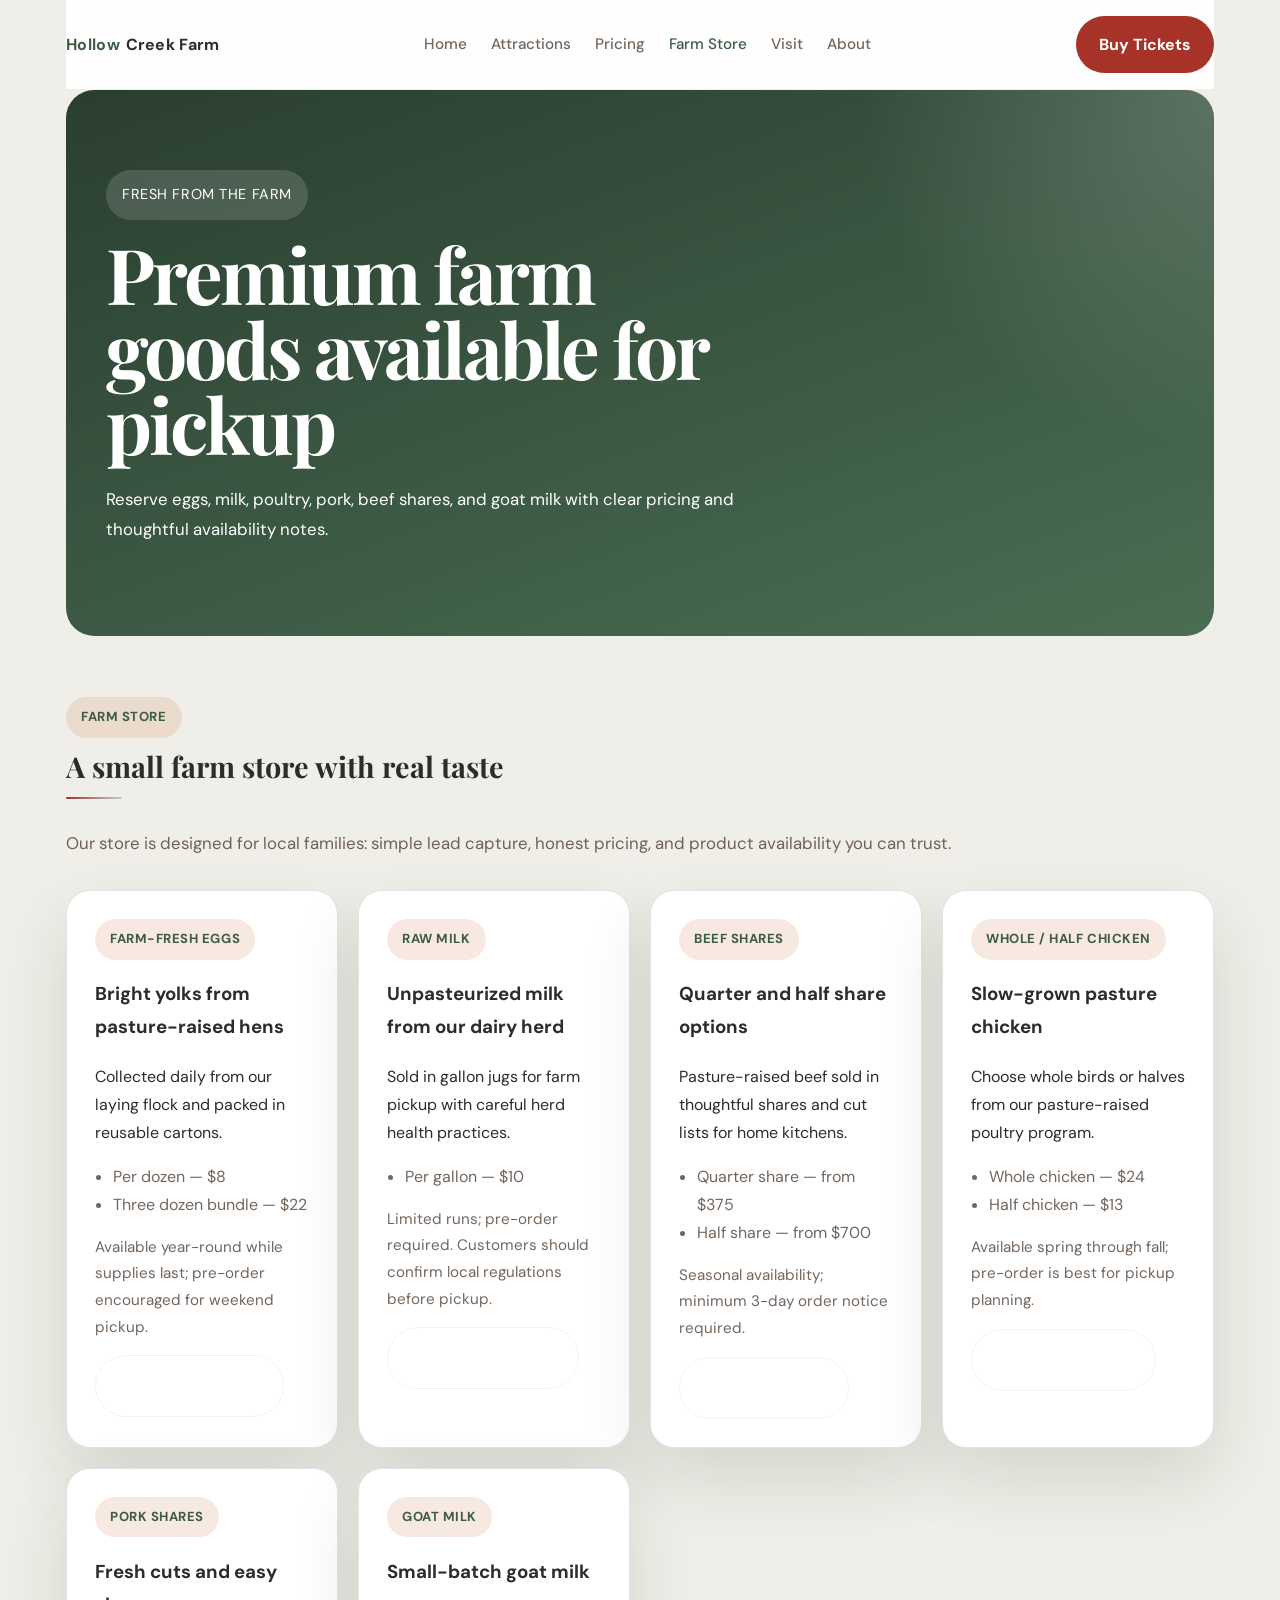
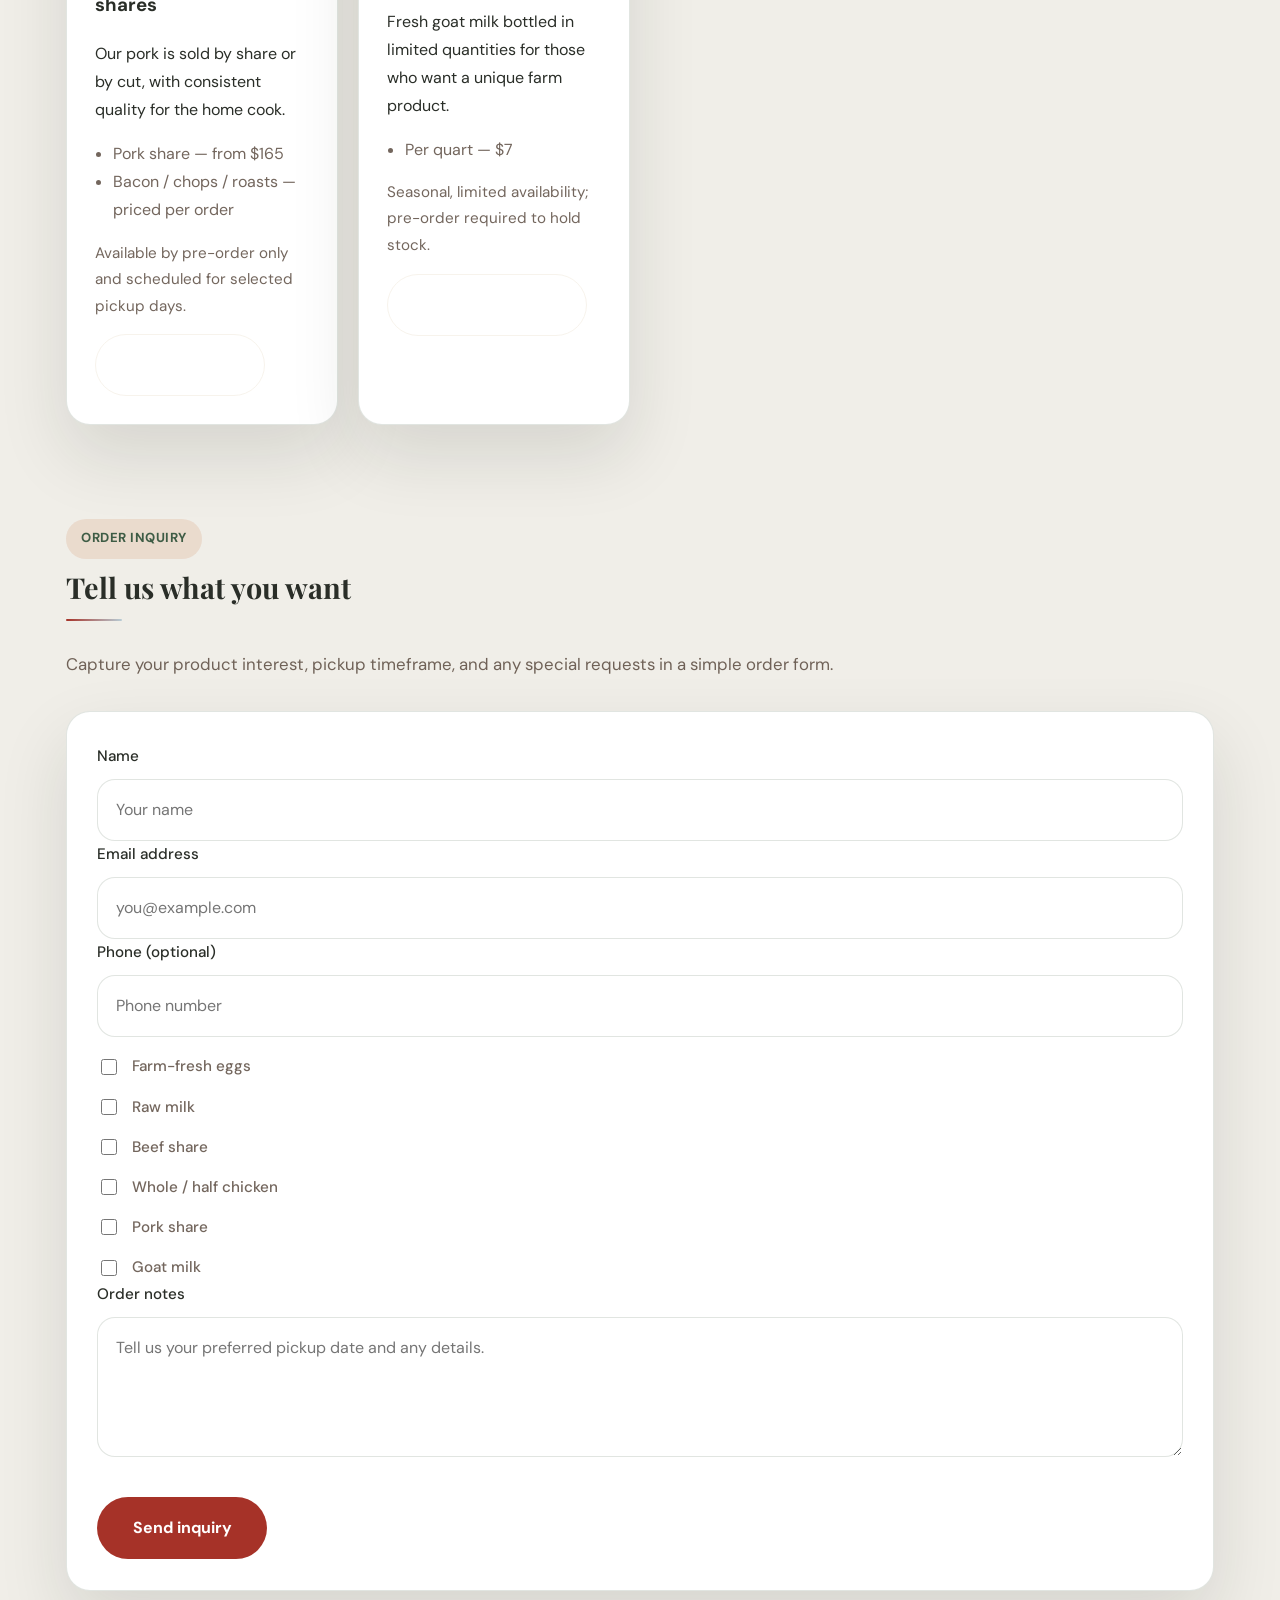
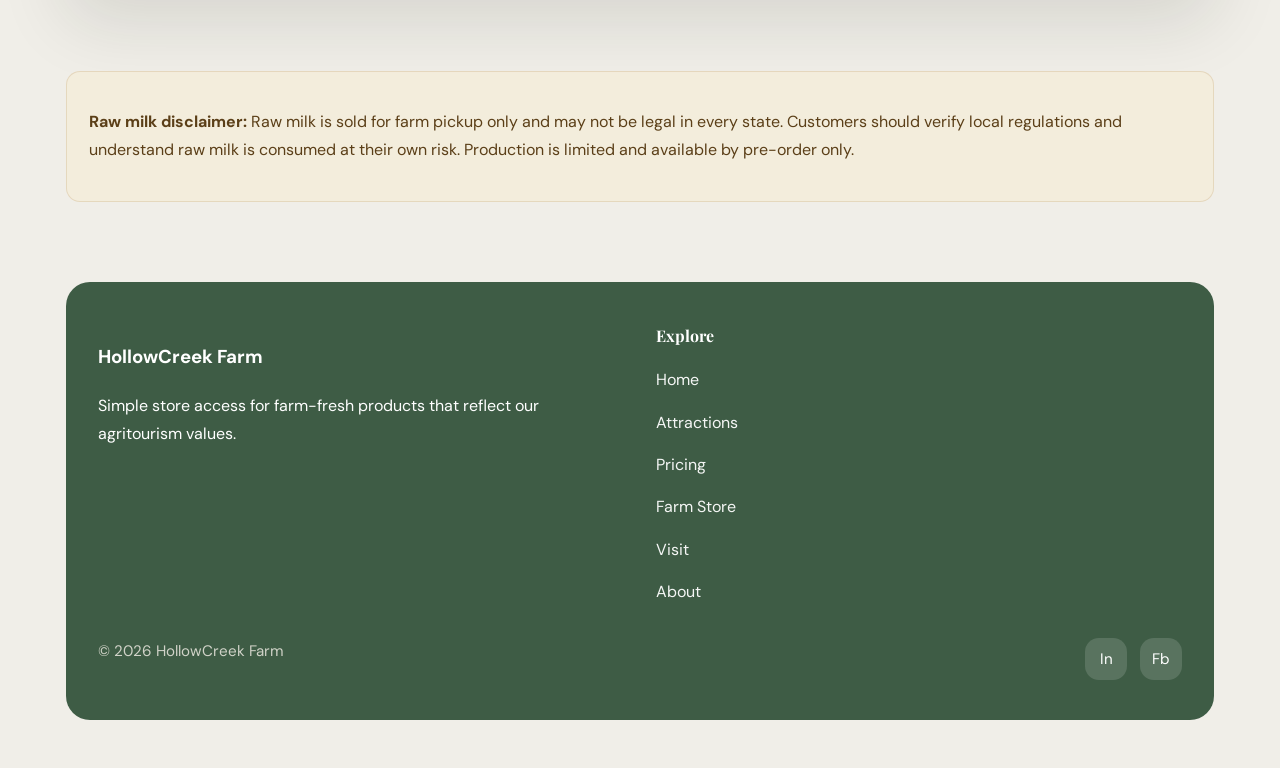
<file: farm-store.html>
﻿<!DOCTYPE html>
<html lang="en">
<head>
  <meta charset="UTF-8">
  <meta name="viewport" content="width=device-width, initial-scale=1.0">
  <title>Farm Store | HollowCreek Farm</title>
  <link rel="stylesheet" href="styles.css">
  <script src="seasons.js"></script>
  <script src="theme-loader.js"></script>
</head>
<body>
  <div class="page-shell">
    <header class="site-nav">
      <a class="brand" href="index.html"><span>Hollow</span>Creek Farm</a>
      <button class="nav-toggle" aria-expanded="false" aria-label="Open navigation"><span class="bar"></span></button>
      <nav class="nav-panel">
        <a href="index.html">Home</a>
        <a href="attractions.html">Attractions</a>
        <a href="pricing.html">Pricing</a>
        <a href="farm-store.html" class="active">Farm Store</a>
        <a href="visit.html">Visit</a>
        <a href="about.html">About</a>
      </nav>
      <div class="nav-links">
        <a href="index.html">Home</a>
        <a href="attractions.html">Attractions</a>
        <a href="pricing.html">Pricing</a>
        <a href="farm-store.html" class="active">Farm Store</a>
        <a href="visit.html">Visit</a>
        <a href="about.html">About</a>
      </div>
      <a class="nav-cta" href="pricing.html">Buy Tickets</a>
    </header>

    <section class="hero">
      <div class="hero-content">
        <span class="hero-badge">Fresh from the farm</span>
        <h1 class="hero-title fade-up">Premium farm goods available for pickup</h1>
        <p class="hero-copy fade-up delay-1">Reserve eggs, milk, poultry, pork, beef shares, and goat milk with clear pricing and thoughtful availability notes.</p>
      </div>
    </section>

    <section class="section">
      <div class="section-intro">
        <div>
          <p class="section-flag">Farm Store</p>
          <h2 class="section-title">A small farm store with real taste</h2>
        </div>
        <p class="section-copy">Our store is designed for local families: simple lead capture, honest pricing, and product availability you can trust.</p>
      </div>
      <div class="store-grid">
        <article class="store-card">
          <span class="section-flag">Farm-fresh eggs</span>
          <h3>Bright yolks from pasture-raised hens</h3>
          <p>Collected daily from our laying flock and packed in reusable cartons.</p>
          <ul class="price-list">
            <li>Per dozen — $8</li>
            <li>Three dozen bundle — $22</li>
          </ul>
          <p class="availability-note">Available year-round while supplies last; pre-order encouraged for weekend pickup.</p>
          <a class="button secondary" href="#store-contact">Express interest</a>
        </article>
        <article class="store-card">
          <span class="section-flag">Raw milk</span>
          <h3>Unpasteurized milk from our dairy herd</h3>
          <p>Sold in gallon jugs for farm pickup with careful herd health practices.</p>
          <ul class="price-list">
            <li>Per gallon — $10</li>
          </ul>
          <p class="availability-note">Limited runs; pre-order required. Customers should confirm local regulations before pickup.</p>
          <a class="button secondary" href="#store-contact">Reserve raw milk</a>
        </article>
        <article class="store-card">
          <span class="section-flag">Beef shares</span>
          <h3>Quarter and half share options</h3>
          <p>Pasture-raised beef sold in thoughtful shares and cut lists for home kitchens.</p>
          <ul class="price-list">
            <li>Quarter share — from $375</li>
            <li>Half share — from $700</li>
          </ul>
          <p class="availability-note">Seasonal availability; minimum 3-day order notice required.</p>
          <a class="button secondary" href="#store-contact">Order a share</a>
        </article>
        <article class="store-card">
          <span class="section-flag">Whole / half chicken</span>
          <h3>Slow-grown pasture chicken</h3>
          <p>Choose whole birds or halves from our pasture-raised poultry program.</p>
          <ul class="price-list">
            <li>Whole chicken — $24</li>
            <li>Half chicken — $13</li>
          </ul>
          <p class="availability-note">Available spring through fall; pre-order is best for pickup planning.</p>
          <a class="button secondary" href="#store-contact">Reserve poultry</a>
        </article>
        <article class="store-card">
          <span class="section-flag">Pork shares</span>
          <h3>Fresh cuts and easy shares</h3>
          <p>Our pork is sold by share or by cut, with consistent quality for the home cook.</p>
          <ul class="price-list">
            <li>Pork share — from $165</li>
            <li>Bacon / chops / roasts — priced per order</li>
          </ul>
          <p class="availability-note">Available by pre-order only and scheduled for selected pickup days.</p>
          <a class="button secondary" href="#store-contact">Request pork</a>
        </article>
        <article class="store-card">
          <span class="section-flag">Goat milk</span>
          <h3>Small-batch goat milk</h3>
          <p>Fresh goat milk bottled in limited quantities for those who want a unique farm product.</p>
          <ul class="price-list">
            <li>Per quart — $7</li>
          </ul>
          <p class="availability-note">Seasonal, limited availability; pre-order required to hold stock.</p>
          <a class="button secondary" href="#store-contact">Request goat milk</a>
        </article>
      </div>
    </section>

    <section class="section">
      <div class="section-intro">
        <div>
          <p class="section-flag">Order inquiry</p>
          <h2 class="section-title">Tell us what you want</h2>
        </div>
        <p class="section-copy">Capture your product interest, pickup timeframe, and any special requests in a simple order form.</p>
      </div>
      <article class="form-card" id="store-contact">
        <form>
          <div class="form-row">
            <label for="contact-name">Name</label>
            <input id="contact-name" type="text" placeholder="Your name">
          </div>
          <div class="form-row">
            <label for="contact-email">Email address</label>
            <input id="contact-email" type="email" placeholder="you@example.com">
          </div>
          <div class="form-row">
            <label for="contact-phone">Phone (optional)</label>
            <input id="contact-phone" type="text" placeholder="Phone number">
          </div>
          <div class="order-options">
            <label><input type="checkbox" name="product" value="eggs"> Farm-fresh eggs</label>
            <label><input type="checkbox" name="product" value="raw-milk"> Raw milk</label>
            <label><input type="checkbox" name="product" value="beef"> Beef share</label>
            <label><input type="checkbox" name="product" value="chicken"> Whole / half chicken</label>
            <label><input type="checkbox" name="product" value="pork"> Pork share</label>
            <label><input type="checkbox" name="product" value="goat-milk"> Goat milk</label>
          </div>
          <div class="form-row">
            <label for="order-notes">Order notes</label>
            <textarea id="order-notes" placeholder="Tell us your preferred pickup date and any details."></textarea>
          </div>
          <div class="hero-actions">
            <button class="button primary form-submit" type="submit">Send inquiry</button>
          </div>
        </form>
      </article>
    </section>

    <section class="section">
      <article class="note-box">
        <p><strong>Raw milk disclaimer:</strong> Raw milk is sold for farm pickup only and may not be legal in every state. Customers should verify local regulations and understand raw milk is consumed at their own risk. Production is limited and available by pre-order only.</p>
      </article>
    </section>

    <footer class="footer">
      <div class="footer-grid">
        <div>
          <h3>HollowCreek Farm</h3>
          <p>Simple store access for farm-fresh products that reflect our agritourism values.</p>
        </div>
        <div class="footer-column">
          <h3>Explore</h3>
          <div class="footer-links">
            <a href="index.html">Home</a>
            <a href="attractions.html">Attractions</a>
            <a href="pricing.html">Pricing</a>
            <a href="farm-store.html">Farm Store</a>
            <a href="visit.html">Visit</a>
            <a href="about.html">About</a>
          </div>
        </div>
      </div>
      <div class="footer-legal">
        <span>© 2026 HollowCreek Farm</span>
        <div class="social-row">
          <a class="social-link" href="#">In</a>
          <a class="social-link" href="#">Fb</a>
        </div>
      </div>
    </footer>
  </div>
  <script src="season.js"></script>
  <script src="updates.js"></script>
  <script src="script.js"></script>
</body>
</html>
</file>
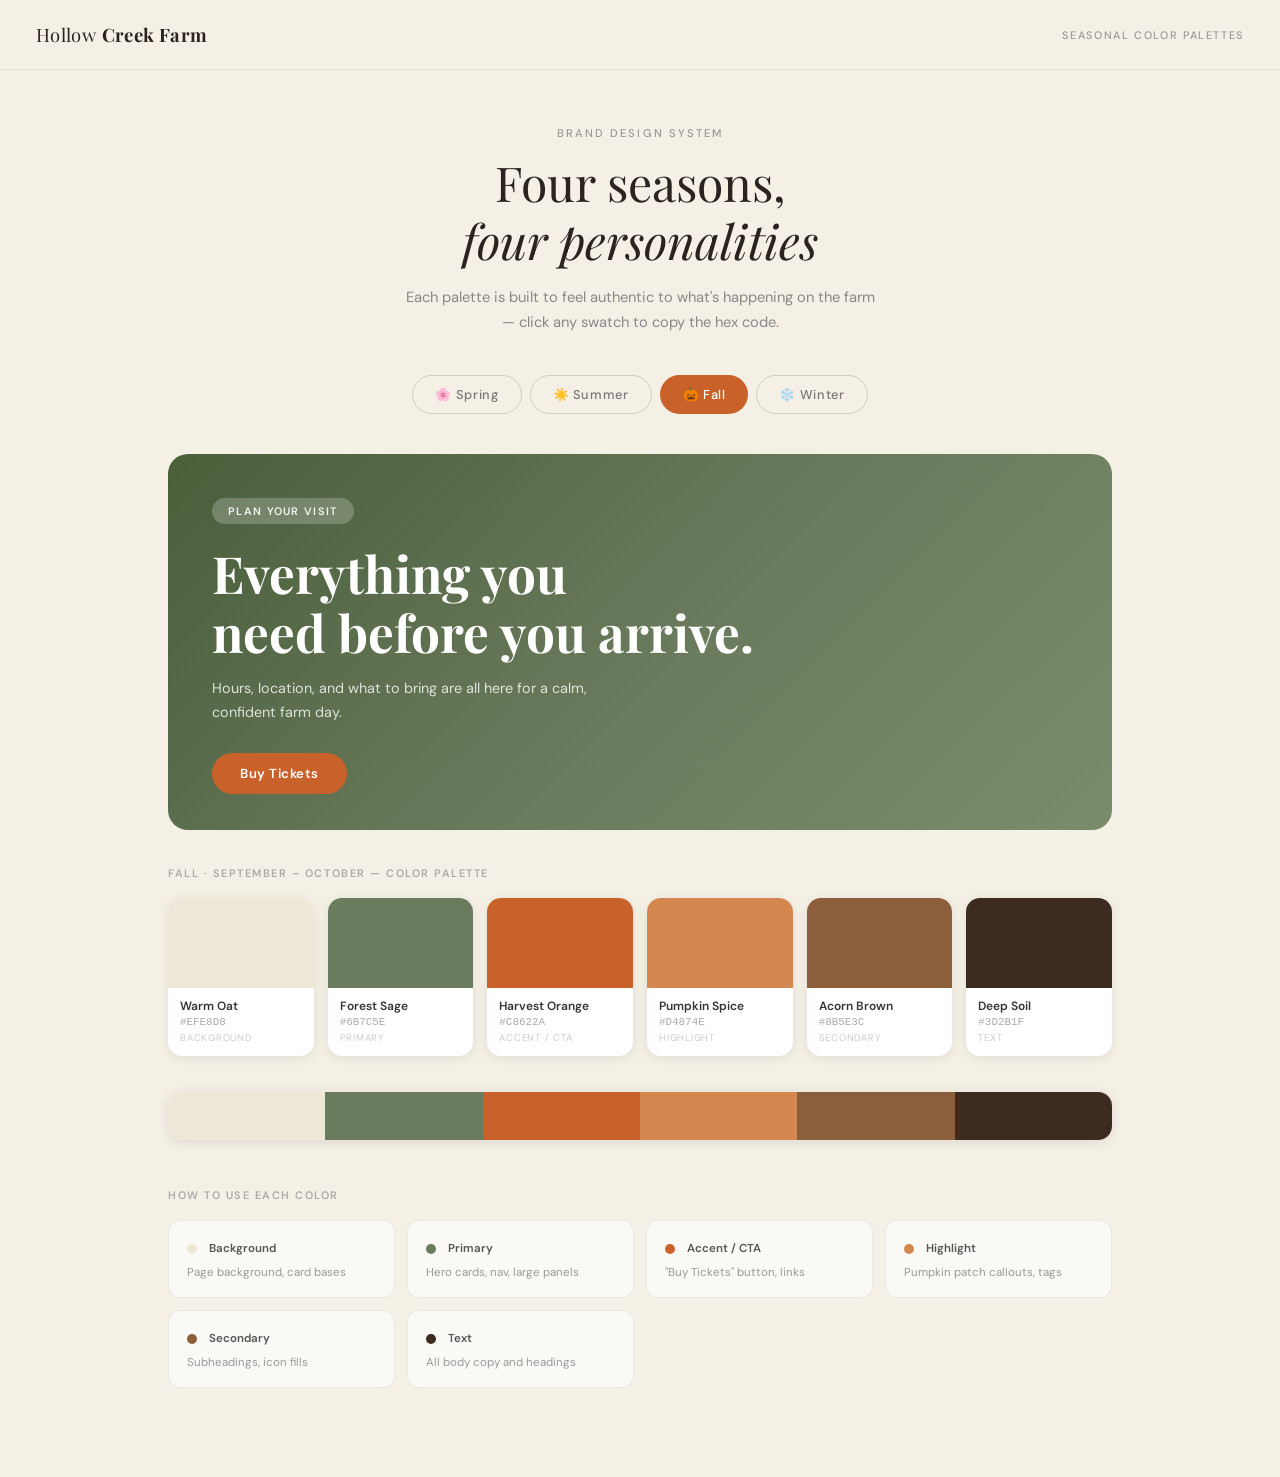
<file: hollow_creek_palettes.html>
<!DOCTYPE html>
<html lang="en">
<head>
<meta charset="UTF-8">
<meta name="viewport" content="width=device-width, initial-scale=1.0">
<title>Hollow Creek Farm — Seasonal Color Palettes</title>
<link href="https://fonts.googleapis.com/css2?family=Playfair+Display:ital,wght@0,400;0,700;1,400&family=DM+Sans:wght@300;400;500&display=swap" rel="stylesheet">
<style>
  *, *::before, *::after { box-sizing: border-box; margin: 0; padding: 0; }

  :root {
    --cream: #F5F0E6;
    --dark: #2A2320;
    --mid: #6B5744;
  }

  body {
    font-family: 'DM Sans', sans-serif;
    background: var(--cream);
    color: var(--dark);
    min-height: 100vh;
    padding: 0 0 80px;
  }

  /* HEADER */
  .site-header {
    display: flex;
    align-items: center;
    justify-content: space-between;
    padding: 22px 36px;
    border-bottom: 1px solid rgba(0,0,0,0.08);
  }
  .logo {
    font-family: 'Playfair Display', serif;
    font-size: 1.15rem;
    font-weight: 400;
    letter-spacing: 0.02em;
    color: var(--dark);
  }
  .logo span { font-weight: 700; }
  .header-tag {
    font-size: 0.68rem;
    letter-spacing: 0.15em;
    text-transform: uppercase;
    color: #999;
    font-weight: 500;
  }

  /* PAGE TITLE */
  .page-title {
    text-align: center;
    padding: 56px 24px 40px;
  }
  .page-title .eyebrow {
    font-size: 0.7rem;
    letter-spacing: 0.18em;
    text-transform: uppercase;
    color: #999;
    font-weight: 500;
    margin-bottom: 14px;
  }
  .page-title h1 {
    font-family: 'Playfair Display', serif;
    font-size: clamp(2rem, 5vw, 3rem);
    font-weight: 400;
    line-height: 1.2;
    color: var(--dark);
    margin-bottom: 16px;
  }
  .page-title p {
    font-size: 0.92rem;
    color: #888;
    max-width: 480px;
    margin: 0 auto;
    line-height: 1.7;
  }

  /* SEASON TABS */
  .tab-row {
    display: flex;
    justify-content: center;
    gap: 8px;
    padding: 0 24px 40px;
    flex-wrap: wrap;
  }
  .tab-btn {
    font-family: 'DM Sans', sans-serif;
    font-size: 0.8rem;
    font-weight: 500;
    letter-spacing: 0.05em;
    padding: 10px 22px;
    border-radius: 999px;
    border: 1.5px solid rgba(0,0,0,0.15);
    background: transparent;
    cursor: pointer;
    transition: all 0.2s;
    color: #777;
  }
  .tab-btn.active, .tab-btn:hover {
    border-color: transparent;
    color: #fff;
  }

  /* SEASON PANELS */
  .season-panel {
    display: none;
    max-width: 1000px;
    margin: 0 auto;
    padding: 0 28px;
    animation: fadeUp 0.35s ease;
  }
  .season-panel.active { display: block; }

  @keyframes fadeUp {
    from { opacity: 0; transform: translateY(16px); }
    to   { opacity: 1; transform: translateY(0); }
  }

  /* HERO PREVIEW CARD */
  .hero-card {
    border-radius: 20px;
    overflow: hidden;
    margin-bottom: 36px;
    position: relative;
  }
  .hero-card-inner {
    padding: 44px 44px 36px;
    position: relative;
  }
  .hero-chip {
    display: inline-block;
    font-size: 0.68rem;
    letter-spacing: 0.12em;
    text-transform: uppercase;
    font-weight: 600;
    padding: 6px 16px;
    border-radius: 999px;
    margin-bottom: 20px;
    backdrop-filter: blur(4px);
    background: rgba(255,255,255,0.22);
    color: rgba(255,255,255,0.9);
  }
  .hero-card h2 {
    font-family: 'Playfair Display', serif;
    font-size: clamp(2rem, 5vw, 3.2rem);
    font-weight: 700;
    line-height: 1.15;
    color: #fff;
    margin-bottom: 14px;
    max-width: 560px;
  }
  .hero-card p {
    font-size: 0.9rem;
    color: rgba(255,255,255,0.8);
    max-width: 400px;
    line-height: 1.7;
    margin-bottom: 28px;
  }
  .hero-cta {
    display: inline-block;
    font-size: 0.82rem;
    font-weight: 600;
    letter-spacing: 0.04em;
    padding: 12px 28px;
    border-radius: 999px;
    text-decoration: none;
    cursor: pointer;
    border: none;
    font-family: 'DM Sans', sans-serif;
    transition: transform 0.15s, opacity 0.15s;
  }
  .hero-cta:hover { transform: translateY(-2px); opacity: 0.9; }

  /* COLOR GRID */
  .palette-section-label {
    font-size: 0.68rem;
    letter-spacing: 0.14em;
    text-transform: uppercase;
    color: #aaa;
    font-weight: 600;
    margin-bottom: 18px;
  }

  .palette-grid {
    display: grid;
    grid-template-columns: repeat(auto-fill, minmax(140px, 1fr));
    gap: 14px;
    margin-bottom: 36px;
  }

  .swatch-card {
    border-radius: 14px;
    overflow: hidden;
    cursor: pointer;
    transition: transform 0.18s, box-shadow 0.18s;
    box-shadow: 0 2px 12px rgba(0,0,0,0.08);
    background: #fff;
  }
  .swatch-card:hover {
    transform: translateY(-4px);
    box-shadow: 0 8px 24px rgba(0,0,0,0.14);
  }
  .swatch-top {
    height: 90px;
    width: 100%;
    position: relative;
  }
  .copy-hint {
    position: absolute;
    inset: 0;
    display: flex;
    align-items: center;
    justify-content: center;
    font-size: 0.65rem;
    font-weight: 600;
    letter-spacing: 0.1em;
    text-transform: uppercase;
    color: rgba(255,255,255,0);
    background: rgba(0,0,0,0);
    transition: all 0.2s;
    border-radius: 0;
    font-family: 'DM Sans', sans-serif;
  }
  .swatch-card:hover .copy-hint {
    color: rgba(255,255,255,0.9);
    background: rgba(0,0,0,0.18);
  }
  .swatch-bottom {
    padding: 10px 12px 12px;
  }
  .swatch-name {
    font-size: 0.75rem;
    font-weight: 600;
    color: #333;
    margin-bottom: 2px;
  }
  .swatch-hex {
    font-family: monospace;
    font-size: 0.68rem;
    color: #aaa;
  }
  .swatch-role {
    font-size: 0.6rem;
    letter-spacing: 0.08em;
    text-transform: uppercase;
    color: #ccc;
    margin-top: 3px;
  }

  /* STRIP PREVIEW */
  .strip-row {
    display: flex;
    border-radius: 14px;
    overflow: hidden;
    height: 48px;
    margin-bottom: 48px;
    box-shadow: 0 2px 12px rgba(0,0,0,0.1);
  }
  .strip-row div { flex: 1; }

  /* USAGE NOTES */
  .usage-grid {
    display: grid;
    grid-template-columns: repeat(auto-fill, minmax(220px, 1fr));
    gap: 12px;
    margin-bottom: 8px;
  }
  .usage-card {
    border-radius: 12px;
    padding: 16px 18px;
    background: rgba(255,255,255,0.6);
    border: 1px solid rgba(0,0,0,0.07);
  }
  .usage-card .usage-dot {
    width: 10px; height: 10px;
    border-radius: 50%;
    display: inline-block;
    margin-right: 8px;
    vertical-align: middle;
  }
  .usage-card .usage-label {
    font-size: 0.72rem;
    font-weight: 600;
    color: #555;
    vertical-align: middle;
  }
  .usage-card .usage-desc {
    font-size: 0.72rem;
    color: #999;
    margin-top: 6px;
    line-height: 1.5;
  }

  /* TOAST */
  #toast {
    position: fixed;
    bottom: 28px;
    left: 50%;
    transform: translateX(-50%) translateY(20px);
    background: #222;
    color: #fff;
    font-family: 'DM Sans', sans-serif;
    font-size: 0.78rem;
    padding: 10px 22px;
    border-radius: 999px;
    opacity: 0;
    transition: opacity 0.2s, transform 0.2s;
    pointer-events: none;
    z-index: 9999;
    letter-spacing: 0.02em;
  }
  #toast.show {
    opacity: 1;
    transform: translateX(-50%) translateY(0);
  }

  /* DIVIDER */
  .section-divider {
    border: none;
    border-top: 1px solid rgba(0,0,0,0.08);
    margin: 0 0 36px;
  }
</style>
</head>
<body>

<header class="site-header">
  <div class="logo">Hollow <span>Creek Farm</span></div>
  <div class="header-tag">Seasonal Color Palettes</div>
</header>

<div class="page-title">
  <div class="eyebrow">Brand Design System</div>
  <h1>Four seasons,<br><em>four personalities</em></h1>
  <p>Each palette is built to feel authentic to what's happening on the farm — click any swatch to copy the hex code.</p>
</div>

<div class="tab-row" id="tabRow"></div>

<div id="panels"></div>

<div id="toast"></div>

<script>
const seasons = [
  {
    id: "spring",
    tab: "🌸 Spring",
    label: "Spring · April – June",
    headline: "Flower fields<br>are waking up.",
    sub: "U-pick blooms, baby animals, and fresh meadow air.",
    cta: "See the Flower Field",
    heroGrad: "linear-gradient(135deg, #7BAE7F 0%, #A8C5A0 50%, #C8DDA0 100%)",
    chipBg: "rgba(255,255,255,0.2)",
    ctaBg: "#F9C6C9",
    ctaColor: "#5A3D40",
    tabColor: "#7BAE7F",
    colors: [
      { name: "Clover Cream",   hex: "#F4F0E6", role: "Background" },
      { name: "Sage Mist",      hex: "#A8C5A0", role: "Primary" },
      { name: "Blossom Pink",   hex: "#F9C6C9", role: "Accent" },
      { name: "Butter Yellow",  hex: "#F5E6A3", role: "Highlight" },
      { name: "Pasture Green",  hex: "#7BAE7F", role: "Button / CTA" },
      { name: "Birch Brown",    hex: "#6B5744", role: "Text" },
    ],
    usage: [
      { role: "Background",  hex: "#F4F0E6", desc: "Page background, large sections" },
      { role: "Primary",     hex: "#A8C5A0", desc: "Hero cards, nav accents" },
      { role: "Accent",      hex: "#F9C6C9", desc: "Flower field callouts, tags" },
      { role: "Highlight",   hex: "#F5E6A3", desc: "Banners, seasonal notices" },
      { role: "Button / CTA",hex: "#7BAE7F", desc: "\"Buy Tickets\", primary buttons" },
      { role: "Text",        hex: "#6B5744", desc: "Body copy, headings" },
    ]
  },
  {
    id: "summer",
    tab: "☀️ Summer",
    label: "Summer · July – August",
    headline: "Hot days,<br>fresh-picked days.",
    sub: "Apple orchard tours, wagon rides, and golden afternoons.",
    cta: "Plan Your Visit",
    heroGrad: "linear-gradient(135deg, #C8860A 0%, #E8A820 55%, #F0C050 100%)",
    chipBg: "rgba(255,255,255,0.2)",
    ctaBg: "#6A9EC5",
    ctaColor: "#fff",
    tabColor: "#E8A820",
    colors: [
      { name: "Linen White",    hex: "#FAF5EC", role: "Background" },
      { name: "Sunflower Gold", hex: "#E8A820", role: "Primary" },
      { name: "Sky Blue",       hex: "#6A9EC5", role: "Accent" },
      { name: "Meadow Green",   hex: "#5A8A5E", role: "Button / CTA" },
      { name: "Peach Bloom",    hex: "#F0C9A0", role: "Highlight" },
      { name: "Barn Brown",     hex: "#5C4033", role: "Text" },
    ],
    usage: [
      { role: "Background",  hex: "#FAF5EC", desc: "Page background, card bases" },
      { role: "Primary",     hex: "#E8A820", desc: "Hero banners, section accents" },
      { role: "Accent",      hex: "#6A9EC5", desc: "Links, informational tags" },
      { role: "Button / CTA",hex: "#5A8A5E", desc: "\"Buy Tickets\", CTAs" },
      { role: "Highlight",   hex: "#F0C9A0", desc: "Pricing cards, feature boxes" },
      { role: "Text",        hex: "#5C4033", desc: "All body text, headings" },
    ]
  },
  {
    id: "fall",
    tab: "🎃 Fall",
    label: "Fall · September – October",
    headline: "Everything you<br>need before you arrive.",
    sub: "Hours, location, and what to bring are all here for a calm, confident farm day.",
    cta: "Buy Tickets",
    heroGrad: "linear-gradient(135deg, #4A5E3A 0%, #6B7C5E 55%, #7A8C6A 100%)",
    chipBg: "rgba(255,255,255,0.18)",
    ctaBg: "#C8622A",
    ctaColor: "#fff",
    tabColor: "#C8622A",
    colors: [
      { name: "Warm Oat",       hex: "#EFE8D8", role: "Background" },
      { name: "Forest Sage",    hex: "#6B7C5E", role: "Primary" },
      { name: "Harvest Orange", hex: "#C8622A", role: "Accent / CTA" },
      { name: "Pumpkin Spice",  hex: "#D4874E", role: "Highlight" },
      { name: "Acorn Brown",    hex: "#8B5E3C", role: "Secondary" },
      { name: "Deep Soil",      hex: "#3D2B1F", role: "Text" },
    ],
    usage: [
      { role: "Background",  hex: "#EFE8D8", desc: "Page background, card bases" },
      { role: "Primary",     hex: "#6B7C5E", desc: "Hero cards, nav, large panels" },
      { role: "Accent / CTA",hex: "#C8622A", desc: "\"Buy Tickets\" button, links" },
      { role: "Highlight",   hex: "#D4874E", desc: "Pumpkin patch callouts, tags" },
      { role: "Secondary",   hex: "#8B5E3C", desc: "Subheadings, icon fills" },
      { role: "Text",        hex: "#3D2B1F", desc: "All body copy and headings" },
    ]
  },
  {
    id: "winter",
    tab: "❄️ Winter",
    label: "Winter · Off-Season / Holiday",
    headline: "Cozy up to<br>the farm this winter.",
    sub: "Holiday events, winter CSA boxes, and seasonal farm news.",
    cta: "Join Farm News",
    heroGrad: "linear-gradient(135deg, #2A3E30 0%, #3E5C45 55%, #4A6E52 100%)",
    chipBg: "rgba(255,255,255,0.18)",
    ctaBg: "#A63228",
    ctaColor: "#fff",
    tabColor: "#3E5C45",
    colors: [
      { name: "Snowdrift",      hex: "#F0EEE8", role: "Background" },
      { name: "Pine Green",     hex: "#3E5C45", role: "Primary" },
      { name: "Cranberry",      hex: "#A63228", role: "Accent / CTA" },
      { name: "Ice Blue",       hex: "#B8CDD6", role: "Highlight" },
      { name: "Warm Birch",     hex: "#C4A882", role: "Secondary" },
      { name: "Midnight Bark",  hex: "#2A2E28", role: "Text" },
    ],
    usage: [
      { role: "Background",  hex: "#F0EEE8", desc: "Page background, card bases" },
      { role: "Primary",     hex: "#3E5C45", desc: "Hero panels, nav, large areas" },
      { role: "Accent / CTA",hex: "#A63228", desc: "Holiday CTAs, \"Buy Tickets\"" },
      { role: "Highlight",   hex: "#B8CDD6", desc: "Frost accents, info callouts" },
      { role: "Secondary",   hex: "#C4A882", desc: "Warm contrast, subheadings" },
      { role: "Text",        hex: "#2A2E28", desc: "All body copy and headings" },
    ]
  }
];

const tabRow = document.getElementById('tabRow');
const panelsEl = document.getElementById('panels');
const toast = document.getElementById('toast');
let toastTimer;

function copyHex(hex) {
  navigator.clipboard?.writeText(hex).catch(() => {});
  clearTimeout(toastTimer);
  toast.textContent = `Copied ${hex}`;
  toast.classList.add('show');
  toastTimer = setTimeout(() => toast.classList.remove('show'), 2000);
}

function setActive(id) {
  document.querySelectorAll('.tab-btn').forEach(b => b.classList.remove('active'));
  document.querySelectorAll('.season-panel').forEach(p => p.classList.remove('active'));
  const btn = document.querySelector(`.tab-btn[data-id="${id}"]`);
  const panel = document.getElementById(`panel-${id}`);
  const season = seasons.find(s => s.id === id);
  btn.classList.add('active');
  btn.style.background = season.tabColor;
  panel.classList.add('active');
  // Reset other buttons
  document.querySelectorAll('.tab-btn').forEach(b => {
    if (!b.classList.contains('active')) {
      b.style.background = 'transparent';
      b.style.color = '#777';
      b.style.borderColor = 'rgba(0,0,0,0.15)';
    }
  });
}

seasons.forEach((s, i) => {
  // Tab button
  const btn = document.createElement('button');
  btn.className = 'tab-btn';
  btn.dataset.id = s.id;
  btn.textContent = s.tab;
  btn.onclick = () => setActive(s.id);
  tabRow.appendChild(btn);

  // Panel
  const panel = document.createElement('div');
  panel.className = 'season-panel';
  panel.id = `panel-${s.id}`;

  // Hero card
  const hero = document.createElement('div');
  hero.className = 'hero-card';
  hero.innerHTML = `
    <div class="hero-card-inner" style="background:${s.heroGrad}">
      <div class="hero-chip">PLAN YOUR VISIT</div>
      <h2>${s.headline}</h2>
      <p>${s.sub}</p>
      <button class="hero-cta" style="background:${s.ctaBg}; color:${s.ctaColor}">${s.cta}</button>
    </div>
  `;
  panel.appendChild(hero);

  // Palette grid label
  const gridLabel = document.createElement('div');
  gridLabel.className = 'palette-section-label';
  gridLabel.textContent = `${s.label} — Color Palette`;
  panel.appendChild(gridLabel);

  // Palette grid
  const grid = document.createElement('div');
  grid.className = 'palette-grid';
  s.colors.forEach(c => {
    const card = document.createElement('div');
    card.className = 'swatch-card';
    card.onclick = () => copyHex(c.hex);
    card.innerHTML = `
      <div class="swatch-top" style="background:${c.hex}">
        <div class="copy-hint">Copy</div>
      </div>
      <div class="swatch-bottom">
        <div class="swatch-name">${c.name}</div>
        <div class="swatch-hex">${c.hex}</div>
        <div class="swatch-role">${c.role}</div>
      </div>
    `;
    grid.appendChild(card);
  });
  panel.appendChild(grid);

  // Color strip
  const strip = document.createElement('div');
  strip.className = 'strip-row';
  s.colors.forEach(c => {
    const d = document.createElement('div');
    d.style.background = c.hex;
    d.title = c.hex;
    strip.appendChild(d);
  });
  panel.appendChild(strip);

  // Usage notes label
  const usageLabel = document.createElement('div');
  usageLabel.className = 'palette-section-label';
  usageLabel.textContent = 'How to use each color';
  panel.appendChild(usageLabel);

  // Usage grid
  const uGrid = document.createElement('div');
  uGrid.className = 'usage-grid';
  s.usage.forEach(u => {
    const card = document.createElement('div');
    card.className = 'usage-card';
    card.innerHTML = `
      <span class="usage-dot" style="background:${u.hex}"></span>
      <span class="usage-label">${u.role}</span>
      <div class="usage-desc">${u.desc}</div>
    `;
    uGrid.appendChild(card);
  });
  panel.appendChild(uGrid);

  panelsEl.appendChild(panel);
});

// Init to fall
setActive('fall');
</script>
</body>
</html>
</file>
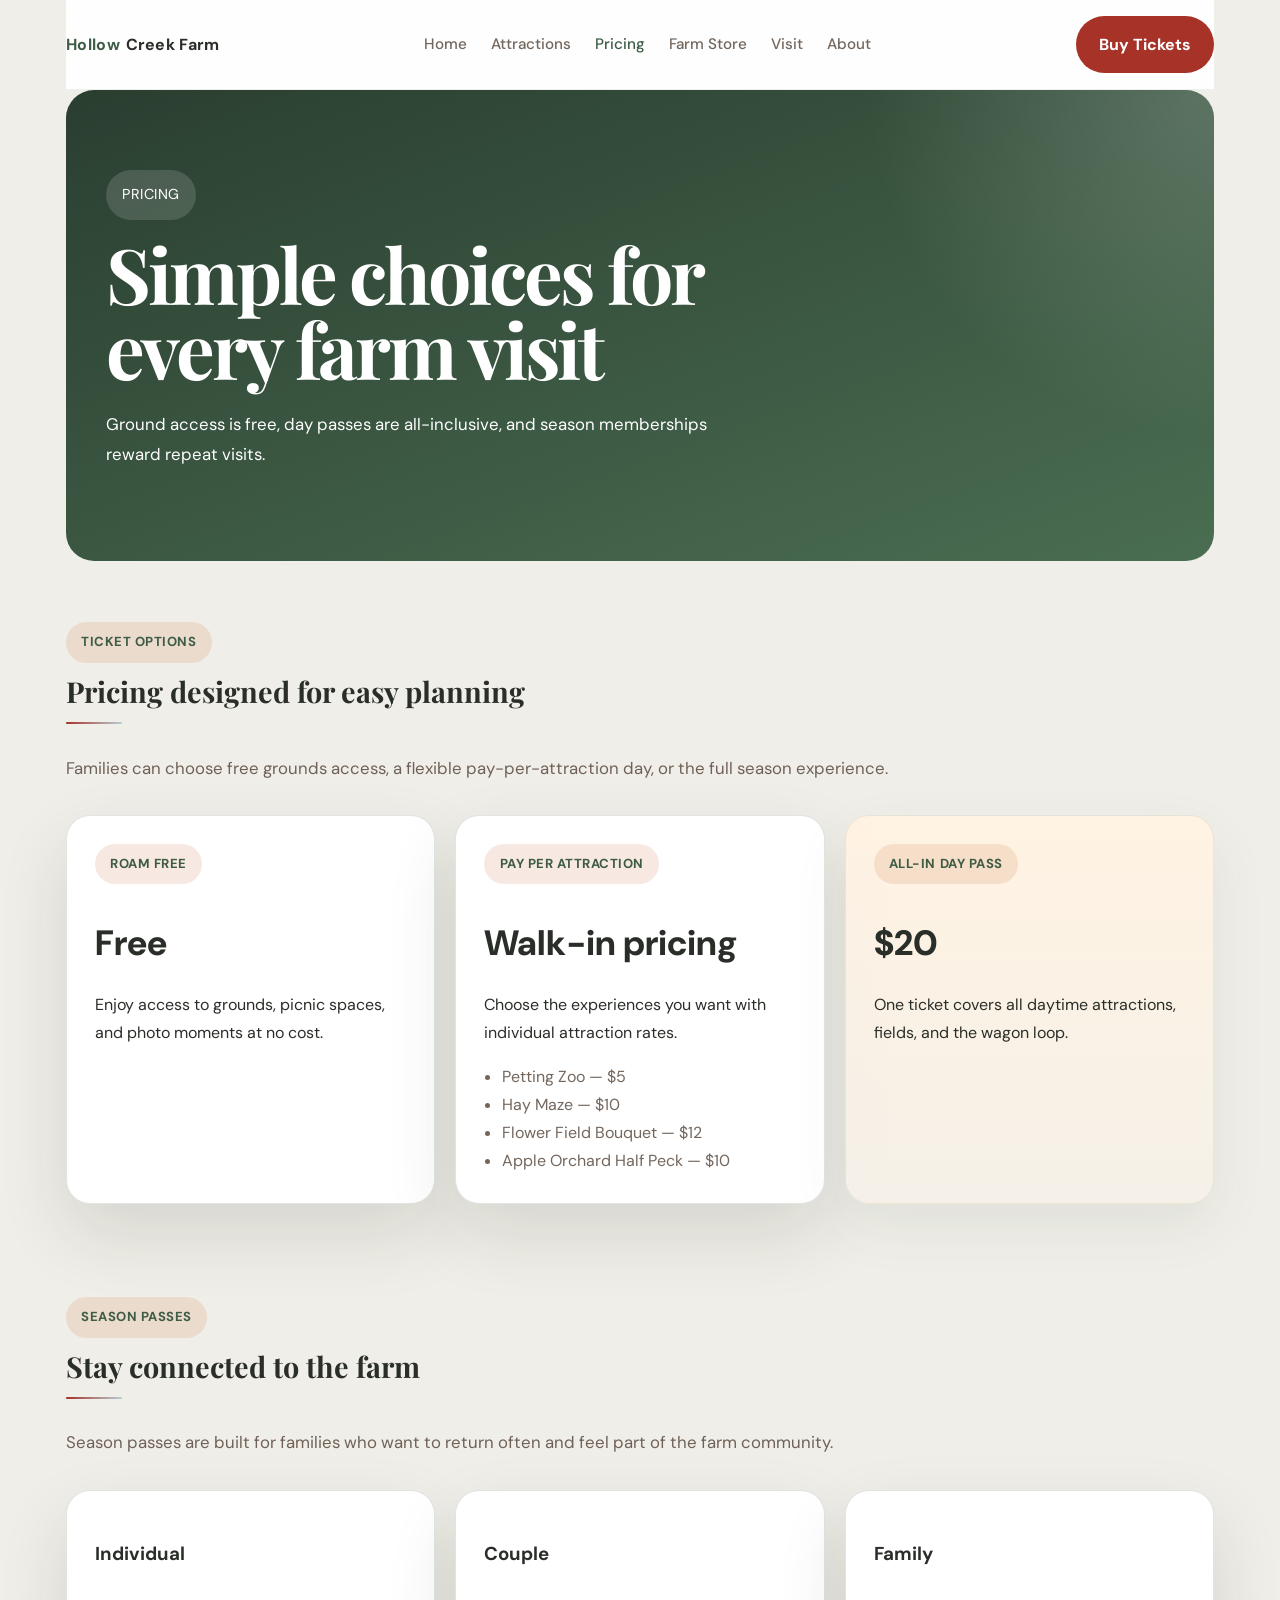
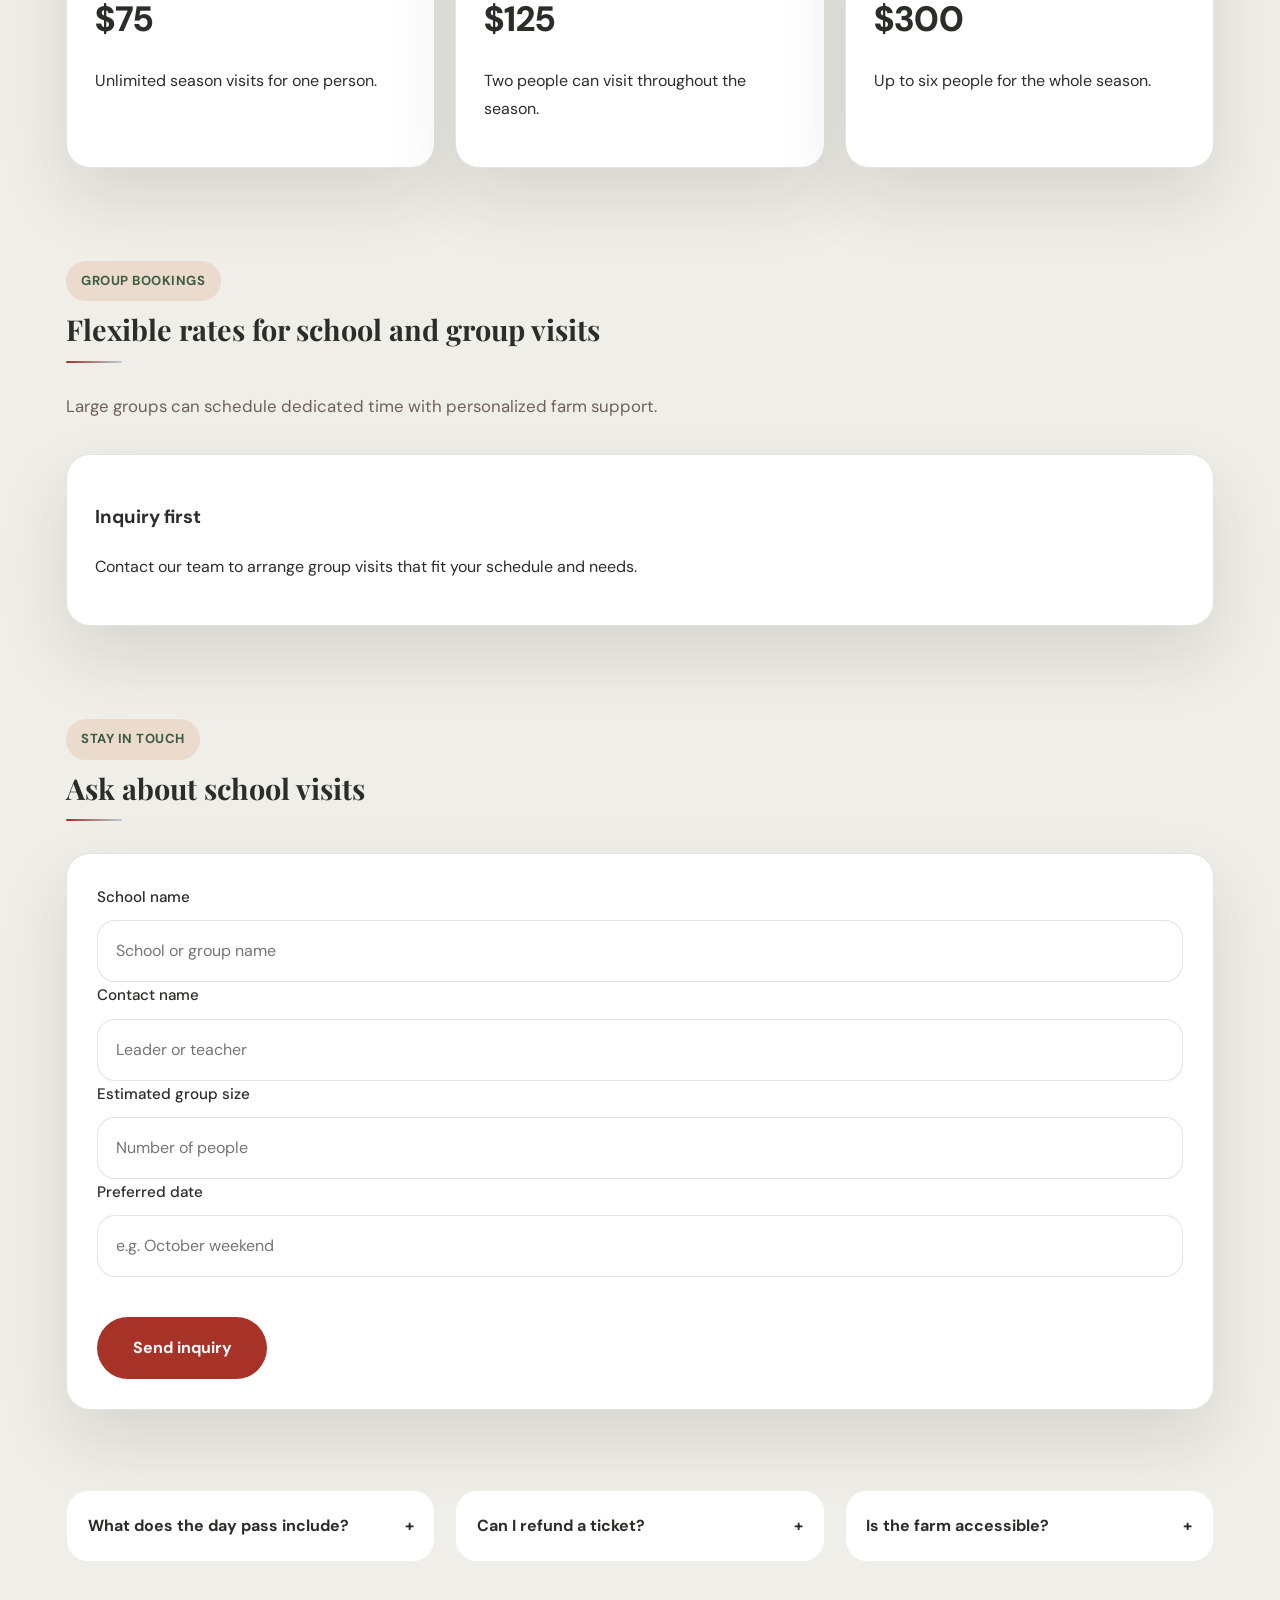
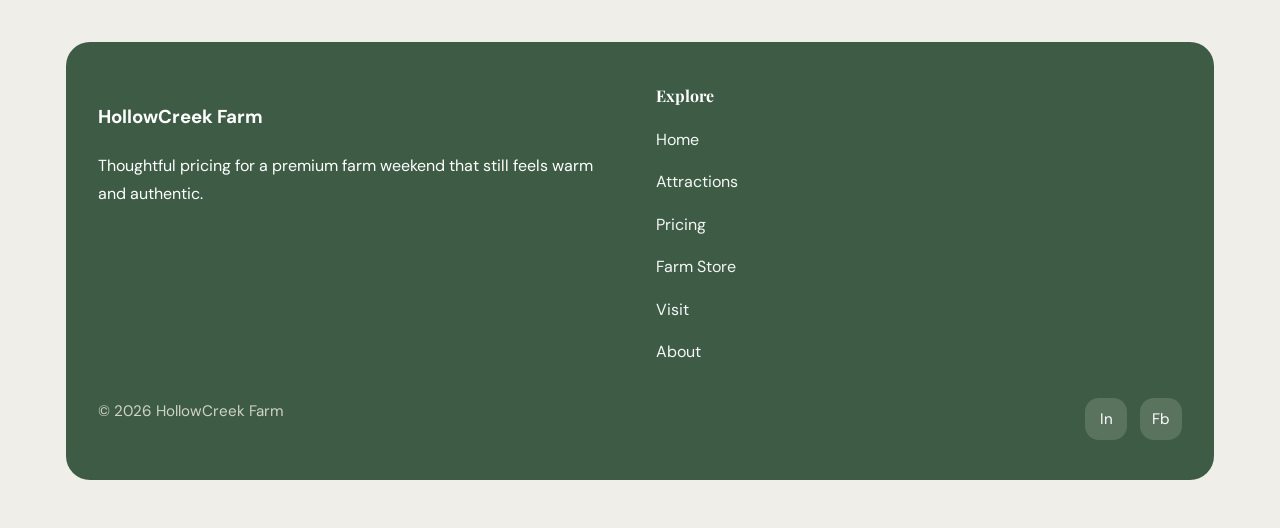
<file: pricing.html>
﻿<!DOCTYPE html>
<html lang="en">
<head>
  <meta charset="UTF-8">
  <meta name="viewport" content="width=device-width, initial-scale=1.0">
  <title>Pricing | HollowCreek Farm</title>
  <link rel="stylesheet" href="styles.css">
  <script src="seasons.js"></script>
  <script src="theme-loader.js"></script>
</head>
<body>
  <div class="page-shell">
    <header class="site-nav">
      <a class="brand" href="index.html"><span>Hollow</span>Creek Farm</a>
      <button class="nav-toggle" aria-expanded="false" aria-label="Open navigation"><span class="bar"></span></button>
      <nav class="nav-panel">
        <a href="index.html">Home</a>
        <a href="attractions.html">Attractions</a>
        <a href="pricing.html" class="active">Pricing</a>
        <a href="farm-store.html">Farm Store</a>
        <a href="visit.html">Visit</a>
        <a href="about.html">About</a>
      </nav>
      <div class="nav-links">
        <a href="index.html">Home</a>
        <a href="attractions.html">Attractions</a>
        <a href="pricing.html" class="active">Pricing</a>
        <a href="farm-store.html">Farm Store</a>
        <a href="visit.html">Visit</a>
        <a href="about.html">About</a>
      </div>
      <a class="nav-cta" href="pricing.html">Buy Tickets</a>
    </header>

    <section class="hero">
      <div class="hero-content">
        <span class="hero-badge">Pricing</span>
        <h1 class="hero-title fade-up">Simple choices for every farm visit</h1>
        <p class="hero-copy fade-up delay-1">Ground access is free, day passes are all-inclusive, and season memberships reward repeat visits.</p>
      </div>
    </section>

    <section class="section">
      <div class="section-intro">
        <div>
          <p class="section-flag">Ticket options</p>
          <h2 class="section-title">Pricing designed for easy planning</h2>
        </div>
        <p class="section-copy">Families can choose free grounds access, a flexible pay-per-attraction day, or the full season experience.</p>
      </div>
      <div class="pricing-grid">
        <article class="pricing-card">
          <span class="section-flag">Roam Free</span>
          <p class="price">Free</p>
          <p>Enjoy access to grounds, picnic spaces, and photo moments at no cost.</p>
        </article>
        <article class="pricing-card">
          <span class="section-flag">Pay Per Attraction</span>
          <p class="price">Walk-in pricing</p>
          <p>Choose the experiences you want with individual attraction rates.</p>
          <ul>
            <li>Petting Zoo — $5</li>
            <li>Hay Maze — $10</li>
            <li>Flower Field Bouquet — $12</li>
            <li>Apple Orchard Half Peck — $10</li>
          </ul>
        </article>
        <article class="pricing-card recommended">
          <span class="section-flag">All-In Day Pass</span>
          <p class="price">$20</p>
          <p>One ticket covers all daytime attractions, fields, and the wagon loop.</p>
        </article>
      </div>
    </section>

    <section class="section">
      <div class="section-intro">
        <div>
          <p class="section-flag">Season passes</p>
          <h2 class="section-title">Stay connected to the farm</h2>
        </div>
        <p class="section-copy">Season passes are built for families who want to return often and feel part of the farm community.</p>
      </div>
      <div class="pricing-grid">
        <article class="pricing-card">
          <h3>Individual</h3>
          <p class="price">$75</p>
          <p>Unlimited season visits for one person.</p>
        </article>
        <article class="pricing-card">
          <h3>Couple</h3>
          <p class="price">$125</p>
          <p>Two people can visit throughout the season.</p>
        </article>
        <article class="pricing-card">
          <h3>Family</h3>
          <p class="price">$300</p>
          <p>Up to six people for the whole season.</p>
        </article>
      </div>
    </section>

    <section class="section">
      <div class="section-intro">
        <div>
          <p class="section-flag">Group bookings</p>
          <h2 class="section-title">Flexible rates for school and group visits</h2>
        </div>
        <p class="section-copy">Large groups can schedule dedicated time with personalized farm support.</p>
      </div>
      <article class="plan-card">
        <h3>Inquiry first</h3>
        <p>Contact our team to arrange group visits that fit your schedule and needs.</p>
      </article>
    </section>

    <section class="section">
      <div class="section-intro">
        <div>
          <p class="section-flag">Stay in touch</p>
          <h2 class="section-title">Ask about school visits</h2>
        </div>
      </div>
      <article class="form-card">
        <form>
          <div class="form-row">
            <label for="school-name">School name</label>
            <input id="school-name" type="text" placeholder="School or group name">
          </div>
          <div class="form-row">
            <label for="contact-name">Contact name</label>
            <input id="contact-name" type="text" placeholder="Leader or teacher">
          </div>
          <div class="form-row">
            <label for="group-size">Estimated group size</label>
            <input id="group-size" type="text" placeholder="Number of people">
          </div>
          <div class="form-row">
            <label for="preferred-date">Preferred date</label>
            <input id="preferred-date" type="text" placeholder="e.g. October weekend">
          </div>
          <div class="hero-actions">
            <button class="button primary form-submit" type="submit">Send inquiry</button>
          </div>
        </form>
      </article>
    </section>

    <section class="section">
      <div class="faq-grid">
        <article class="faq-item">
          <button class="faq-question" type="button">What does the day pass include?<span>+</span></button>
          <div class="faq-answer"><p>All daytime attractions, flower fields, petting zoo access, and the wagon loop are included.</p></div>
        </article>
        <article class="faq-item">
          <button class="faq-question" type="button">Can I refund a ticket?<span>+</span></button>
          <div class="faq-answer"><p>Tickets are generally non-refundable, but we work with families for weather-related closures.</p></div>
        </article>
        <article class="faq-item">
          <button class="faq-question" type="button">Is the farm accessible?<span>+</span></button>
          <div class="faq-answer"><p>Yes. Main paths and hub areas are accessible. Ask staff for the best route.</p></div>
        </article>
      </div>
    </section>

    <footer class="footer">
      <div class="footer-grid">
        <div>
          <h3>HollowCreek Farm</h3>
          <p>Thoughtful pricing for a premium farm weekend that still feels warm and authentic.</p>
        </div>
        <div class="footer-column">
          <h3>Explore</h3>
          <div class="footer-links">
            <a href="index.html">Home</a>
            <a href="attractions.html">Attractions</a>
            <a href="pricing.html">Pricing</a>
            <a href="farm-store.html">Farm Store</a>
            <a href="visit.html">Visit</a>
            <a href="about.html">About</a>
          </div>
        </div>
      </div>
      <div class="footer-legal">
        <span>© 2026 HollowCreek Farm</span>
        <div class="social-row">
          <a class="social-link" href="#">In</a>
          <a class="social-link" href="#">Fb</a>
        </div>
      </div>
    </footer>
  </div>
  <script src="season.js"></script>
  <script src="updates.js"></script>
  <script src="script.js"></script>
</body>
</html>
</file>
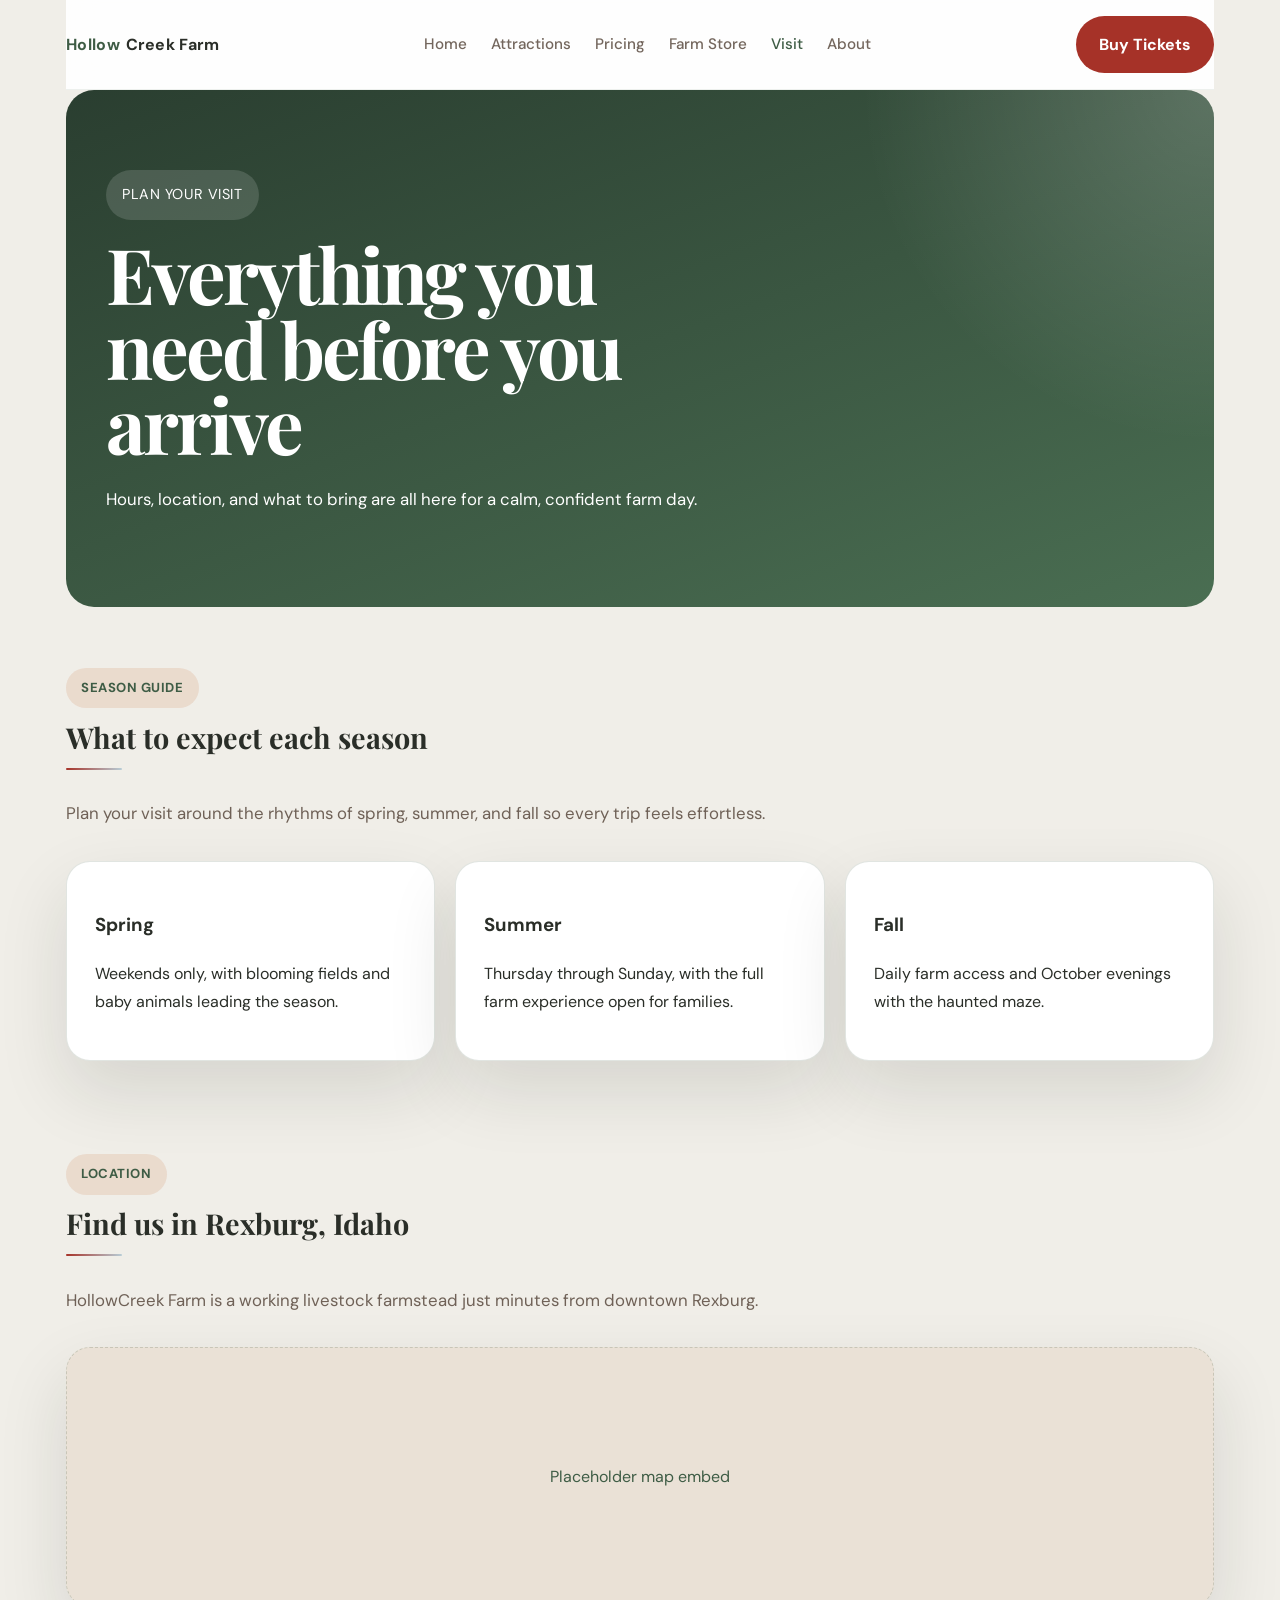
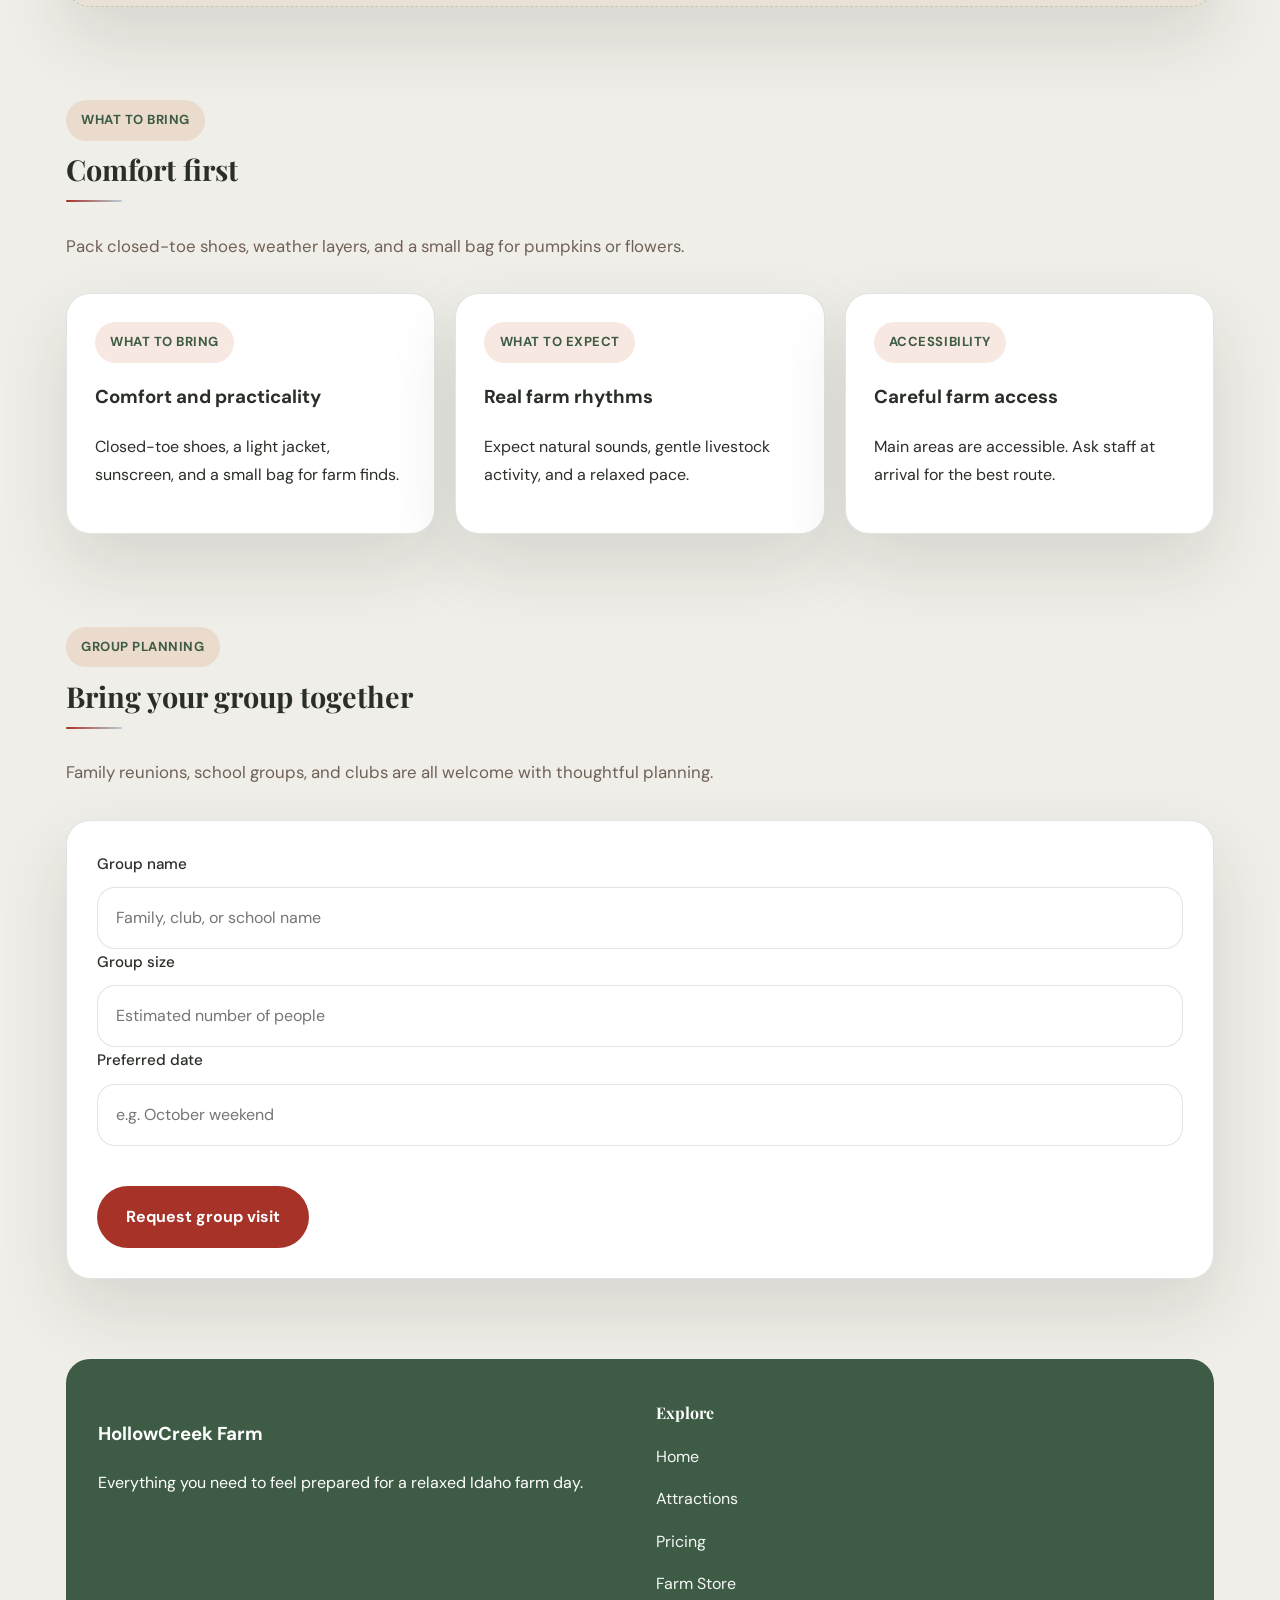
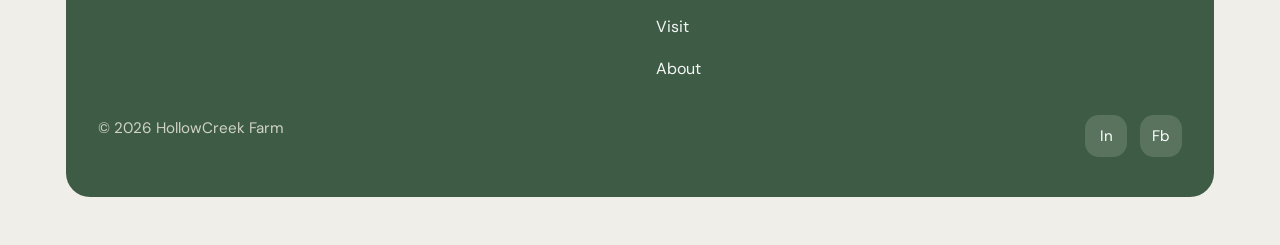
<file: visit.html>
﻿<!DOCTYPE html>
<html lang="en">
<head>
  <meta charset="UTF-8">
  <meta name="viewport" content="width=device-width, initial-scale=1.0">
  <title>Plan Your Visit | HollowCreek Farm</title>
  <link rel="stylesheet" href="styles.css">
  <script src="seasons.js"></script>
  <script src="theme-loader.js"></script>
</head>
<body>
  <div class="page-shell">
    <header class="site-nav">
      <a class="brand" href="index.html"><span>Hollow</span>Creek Farm</a>
      <button class="nav-toggle" aria-expanded="false" aria-label="Open navigation"><span class="bar"></span></button>
      <nav class="nav-panel">
        <a href="index.html">Home</a>
        <a href="attractions.html">Attractions</a>
        <a href="pricing.html">Pricing</a>
        <a href="farm-store.html">Farm Store</a>
        <a href="visit.html" class="active">Visit</a>
        <a href="about.html">About</a>
      </nav>
      <div class="nav-links">
        <a href="index.html">Home</a>
        <a href="attractions.html">Attractions</a>
        <a href="pricing.html">Pricing</a>
        <a href="farm-store.html">Farm Store</a>
        <a href="visit.html" class="active">Visit</a>
        <a href="about.html">About</a>
      </div>
      <a class="nav-cta" href="pricing.html">Buy Tickets</a>
    </header>

    <section class="hero">
      <div class="hero-content">
        <span class="hero-badge">Plan Your Visit</span>
        <h1 class="hero-title fade-up">Everything you need before you arrive</h1>
        <p class="hero-copy fade-up delay-1">Hours, location, and what to bring are all here for a calm, confident farm day.</p>
      </div>
    </section>

    <section class="section">
      <div class="section-intro">
        <div>
          <p class="section-flag">Season guide</p>
          <h2 class="section-title">What to expect each season</h2>
        </div>
        <p class="section-copy">Plan your visit around the rhythms of spring, summer, and fall so every trip feels effortless.</p>
      </div>
      <div class="lead-grid">
        <article class="plan-card">
          <h3>Spring</h3>
          <p>Weekends only, with blooming fields and baby animals leading the season.</p>
        </article>
        <article class="plan-card">
          <h3>Summer</h3>
          <p>Thursday through Sunday, with the full farm experience open for families.</p>
        </article>
        <article class="plan-card">
          <h3>Fall</h3>
          <p>Daily farm access and October evenings with the haunted maze.</p>
        </article>
      </div>
    </section>

    <section class="section">
      <div class="section-intro">
        <div>
          <p class="section-flag">Location</p>
          <h2 class="section-title">Find us in Rexburg, Idaho</h2>
        </div>
        <p class="section-copy">HollowCreek Farm is a working livestock farmstead just minutes from downtown Rexburg.</p>
      </div>
      <article class="map-card">Placeholder map embed</article>
    </section>

    <section class="section">
      <div class="section-intro">
        <div>
          <p class="section-flag">What to bring</p>
          <h2 class="section-title">Comfort first</h2>
        </div>
        <p class="section-copy">Pack closed-toe shoes, weather layers, and a small bag for pumpkins or flowers.</p>
      </div>
      <div class="detail-grid">
        <article class="detail-card">
          <span class="section-flag">What to bring</span>
          <h3>Comfort and practicality</h3>
          <p>Closed-toe shoes, a light jacket, sunscreen, and a small bag for farm finds.</p>
        </article>
        <article class="detail-card">
          <span class="section-flag">What to expect</span>
          <h3>Real farm rhythms</h3>
          <p>Expect natural sounds, gentle livestock activity, and a relaxed pace.</p>
        </article>
        <article class="detail-card">
          <span class="section-flag">Accessibility</span>
          <h3>Careful farm access</h3>
          <p>Main areas are accessible. Ask staff at arrival for the best route.</p>
        </article>
      </div>
    </section>

    <section class="section">
      <div class="section-intro">
        <div>
          <p class="section-flag">Group planning</p>
          <h2 class="section-title">Bring your group together</h2>
        </div>
        <p class="section-copy">Family reunions, school groups, and clubs are all welcome with thoughtful planning.</p>
      </div>
      <article class="form-card">
        <form>
          <div class="form-row">
            <label for="group-name">Group name</label>
            <input id="group-name" type="text" placeholder="Family, club, or school name">
          </div>
          <div class="form-row">
            <label for="group-people">Group size</label>
            <input id="group-people" type="text" placeholder="Estimated number of people">
          </div>
          <div class="form-row">
            <label for="requested-date">Preferred date</label>
            <input id="requested-date" type="text" placeholder="e.g. October weekend">
          </div>
          <div class="hero-actions">
            <button class="button primary form-submit" type="submit">Request group visit</button>
          </div>
        </form>
      </article>
    </section>

    <footer class="footer">
      <div class="footer-grid">
        <div>
          <h3>HollowCreek Farm</h3>
          <p>Everything you need to feel prepared for a relaxed Idaho farm day.</p>
        </div>
        <div class="footer-column">
          <h3>Explore</h3>
          <div class="footer-links">
            <a href="index.html">Home</a>
            <a href="attractions.html">Attractions</a>
            <a href="pricing.html">Pricing</a>
            <a href="farm-store.html">Farm Store</a>
            <a href="visit.html">Visit</a>
            <a href="about.html">About</a>
          </div>
        </div>
      </div>
      <div class="footer-legal">
        <span>© 2026 HollowCreek Farm</span>
        <div class="social-row">
          <a class="social-link" href="#">In</a>
          <a class="social-link" href="#">Fb</a>
        </div>
      </div>
    </footer>
  </div>
  <script src="season.js"></script>
  <script src="updates.js"></script>
  <script src="script.js"></script>
</body>
</html>
</file>
<file: styles.css>
﻿@import url('https://fonts.googleapis.com/css2?family=DM+Sans:wght@400;500;700&family=Playfair+Display:wght@600;700;800&display=swap');

:root {
  --font-display: 'Playfair Display', Georgia, serif;
  --font-body: 'DM Sans', Arial, sans-serif;
  --color-bg: #EFE8D8;
  --color-surface: #FFFFFF;
  --color-primary: #6B7C5E;
  --color-accent: #C8622A;
  --color-highlight: #D4874E;
  --color-secondary: #8B5E3C;
  --color-text: #3D2B1F;
  --color-text-soft: rgba(61, 43, 31, 0.72);
  --color-btn: #C8622A;
  --color-btn-text: #FFFFFF;
  --color-hero-grad-start: #4A5E3A;
  --color-hero-grad-end: #7A8C6A;
  --color-border: rgba(44, 74, 46, 0.14);
  --color-border-muted: rgba(44, 74, 46, 0.08);
  --color-nav-bg: rgba(255, 255, 255, 0.92);
  --color-nav-toggle-bg: rgba(44, 74, 46, 0.1);
  --color-flag-bg: rgba(200, 98, 42, 0.14);
  --color-pricing-recommended-start: rgba(255, 242, 226, 0.95);
  --color-pricing-recommended-end: rgba(245, 240, 232, 0.95);
  --color-surface-muted: rgba(255, 255, 255, 0.14);
  --color-surface-soft: rgba(245, 240, 232, 0.8);
  --color-cta-hover: #9d5f30;
  --color-note-bg: rgba(244, 236, 217, 0.75);
  --color-note-border: rgba(150, 102, 30, 0.16);
  --color-note-text: #5B3F18;
  --color-photo-card-bg: rgba(183, 118, 63, 0.1);
  --color-photo-card-border: rgba(44, 74, 46, 0.18);
  --color-footer-muted: rgba(245, 240, 232, 0.8);
  --color-table-heading-bg: rgba(231, 221, 202, 0.45);
  --color-hero-overlay: rgba(255, 255, 255, 0.18);
  --color-shadow-dark: rgba(27, 34, 24, 0.12);
  --radius: 24px;
  --radius-sm: 14px;
  --shadow: 0 30px 70px var(--color-shadow-dark);
  --transition: 240ms ease;
  --max-width: 1180px;
  --text-base: 1rem;
  --text-lg: 1.05rem;
  --text-xl: 1.15rem;
  --text-2xl: 1.4rem;
  --text-3xl: 2rem;
}

* {
  box-sizing: border-box;
}

html {
  scroll-behavior: smooth;
}

body {
  margin: 0;
  min-height: 100vh;
  font-family: var(--font-body);
  color: var(--color-text);
  background: var(--color-bg);
  font-size: var(--text-base);
  line-height: 1.75;
}

img {
  max-width: 100%;
  display: block;
}

a {
  color: inherit;
  text-decoration: none;
}

button,
input,
textarea,
select {
  font: inherit;
}

button {
  border: none;
  cursor: pointer;
}

:focus-visible {
  outline: 3px solid var(--color-accent);
  outline-offset: 3px;
}

.page-shell {
  width: min(100%, var(--max-width));
  margin: 0 auto;
  padding: 0 1rem 3rem;
}

.site-nav {
  position: sticky;
  top: 0;
  z-index: 999;
  display: flex;
  align-items: center;
  justify-content: space-between;
  gap: 1rem;
  padding: 1rem 0;
  background: var(--color-nav-bg);
  backdrop-filter: blur(14px);
  border-bottom: 1px solid var(--color-border-muted);
}

.brand {
  display: inline-flex;
  align-items: center;
  gap: 0.35rem;
  font-size: 1rem;
  font-weight: 700;
  letter-spacing: 0.02em;
  color: var(--color-text);
}

.brand span {
  color: var(--color-primary);
}

.nav-links {
  display: none;
  align-items: center;
  gap: 1.5rem;
}

.nav-links a {
  color: var(--color-text-soft);
  font-size: 0.95rem;
  font-weight: 500;
  transition: color var(--transition);
}

.nav-links a.active,
.nav-links a:hover {
  color: var(--color-primary);
}

.nav-cta {
  display: inline-flex;
  align-items: center;
  justify-content: center;
  padding: 0.92rem 1.45rem;
  border-radius: 999px;
  background: var(--color-accent);
  color: var(--color-surface);
  font-weight: 700;
  transition: transform var(--transition), background-color var(--transition);
}

.nav-cta:hover {
  transform: translateY(-1px);
  background: var(--color-cta-hover);
}

.nav-toggle {
  width: 46px;
  height: 44px;
  display: inline-flex;
  align-items: center;
  justify-content: center;
  border-radius: 14px;
  background: var(--color-nav-toggle-bg);
}

.nav-toggle .bar,
.nav-toggle .bar::before,
.nav-toggle .bar::after {
  display: block;
  width: 20px;
  height: 2px;
  border-radius: 1px;
  background: var(--color-text);
  position: absolute;
}

.nav-toggle .bar::before {
  content: "";
  top: -6px;
}

.nav-toggle .bar::after {
  content: "";
  top: 6px;
}

.nav-panel {
  display: none;
  flex-direction: column;
  gap: 1rem;
  padding: 1rem 0;
  border-bottom: 1px solid var(--color-border);
}

.nav-panel a {
  color: var(--color-text);
  padding: 0.8rem 0;
  border-bottom: 1px solid var(--color-border-muted);
}

.nav-panel a.active,
.nav-panel a:hover {
  color: var(--color-primary);
}

.hero {
  position: relative;
  overflow: hidden;
  border-radius: 28px;
  padding: 4rem 1.5rem 4.5rem;
  background: linear-gradient(160deg, var(--color-hero-grad-start), var(--color-hero-grad-end));
  color: var(--color-surface);
}

.hero::before {
  content: "";
  position: absolute;
  inset: 0;
  background: radial-gradient(circle at top right, var(--color-hero-overlay), transparent 28%);
  pointer-events: none;
}

.hero-content {
  position: relative;
  max-width: 720px;
}

.hero-badge {
  display: inline-flex;
  align-items: center;
  gap: 0.45rem;
  padding: 0.75rem 1rem;
  border-radius: 999px;
  background: var(--color-surface-muted);
  color: var(--color-surface);
  font-size: 0.9rem;
  letter-spacing: 0.04em;
  text-transform: uppercase;
}

.hero-title {
  margin: 1rem 0 0;
  font-family: var(--font-display);
  font-size: clamp(3rem, 6vw, 5rem);
  line-height: 0.98;
  letter-spacing: -0.04em;
  max-width: 12ch;
}

.hero-copy {
  margin: 1.5rem 0 0;
  max-width: 640px;
  font-size: var(--text-lg);
  color: var(--color-surface);
}

.hero-actions {
  display: flex;
  flex-wrap: wrap;
  gap: 1rem;
  margin-top: 2.5rem;
}

.button {
  display: inline-flex;
  align-items: center;
  justify-content: center;
  padding: 1rem 1.75rem;
  min-width: 170px;
  border-radius: 999px;
  font-weight: 700;
  transition: transform var(--transition), background-color var(--transition), color var(--transition), border-color var(--transition);
}

.button.primary {
  background: var(--color-btn);
  color: var(--color-btn-text);
  border: 1px solid transparent;
}

.button.secondary {
  background: transparent;
  color: var(--color-surface);
  border: 1px solid var(--color-surface-soft);
}

.button:hover {
  transform: translateY(-2px);
}

.button.secondary:hover {
  background: var(--color-surface-muted);
}

.fade-up {
  opacity: 0;
  transform: translateY(20px);
  animation: fadeUp 0.85s ease forwards;
}

.delay-1 {
  animation-delay: 0.12s;
}

.delay-2 {
  animation-delay: 0.22s;
}

@keyframes fadeUp {
  to {
    opacity: 1;
    transform: translateY(0);
  }
}

.section {
  padding-top: 3rem;
  padding-bottom: 2rem;
}

.section-intro {
  display: grid;
  gap: 1rem;
  margin-bottom: 2rem;
}

.section-title {
  margin: 0;
  font-family: var(--font-display);
  font-size: clamp(1.8rem, 2.2vw, 2.6rem);
  line-height: 1.05;
  color: var(--color-text);
  position: relative;
}

.section-title::after {
  content: "";
  display: block;
  width: 3.5rem;
  height: 2px;
  margin-top: 1rem;
  border-radius: 999px;
  background: linear-gradient(90deg, var(--color-accent), var(--color-highlight));
}

.section-copy,
.small-copy,
.small-note {
  margin: 0.85rem 0 0;
  color: var(--color-text-soft);
  font-size: var(--text-lg);
}

.section-flag {
  display: inline-flex;
  align-items: center;
  padding: 0.55rem 0.95rem;
  border-radius: 999px;
  background: var(--color-flag-bg);
  color: var(--color-primary);
  font-size: 0.82rem;
  font-weight: 700;
  letter-spacing: 0.04em;
  text-transform: uppercase;
}

.card-grid,
.detail-grid,
.store-grid,
.lead-grid,
.pricing-grid,
.faq-grid,
.team-grid {
  display: grid;
  gap: 1.25rem;
}

.card-grid {
  grid-template-columns: repeat(auto-fit, minmax(240px, 1fr));
}

.detail-grid,
.store-grid,
.lead-grid,
.faq-grid,
.team-grid {
  grid-template-columns: repeat(auto-fit, minmax(220px, 1fr));
}

.pricing-grid {
  grid-template-columns: repeat(auto-fit, minmax(220px, 1fr));
}

.card,
.detail-card,
.store-card,
.plan-card,
.pricing-card,
.highlight-card,
.testimonial-card,
.form-card,
.map-card,
.table-card {
  border-radius: var(--radius);
  background: var(--color-surface);
  border: 1px solid var(--color-border);
  box-shadow: var(--shadow);
  padding: 1.75rem;
  transition: transform var(--transition), border-color var(--transition), box-shadow var(--transition);
}

.card:hover,
.detail-card:hover,
.store-card:hover,
.pricing-card:hover,
.plan-card:hover,
.form-card:hover {
  transform: translateY(-4px);
}

.pricing-card.recommended {
  background: linear-gradient(180deg, var(--color-pricing-recommended-start), var(--color-pricing-recommended-end));
  border-color: var(--color-border-muted);
  box-shadow: 0 22px 55px var(--color-border-muted);
}

.price {
  margin: 0.85rem 0 0;
  font-size: 2.2rem;
  font-weight: 800;
  color: var(--color-text);
}

.pricing-card .section-flag {
  margin-bottom: 0.95rem;
}

.highlight-card {
  padding: 1.8rem;
}

.highlight-list {
  display: grid;
  gap: 1rem;
  margin-top: 1.5rem;
}

.highlight-item {
  padding: 1.3rem;
  border-radius: 22px;
  background: var(--color-bg);
  border: 1px solid var(--color-border-muted);
}

.highlight-item strong {
  display: block;
  margin-bottom: 0.4rem;
  font-weight: 700;
  color: var(--color-text);
}

.store-card .price-list,
.detail-card ul,
.pricing-card ul {
  margin: 0.9rem 0 0;
  padding-left: 1.1rem;
  color: var(--color-text-soft);
}

.store-card .availability-note {
  color: var(--color-text-soft);
  font-size: 0.95rem;
}

.note-box {
  padding: 1.3rem 1.4rem;
  border-radius: var(--radius-sm);
  background: var(--color-note-bg);
  border: 1px solid var(--color-note-border);
  color: var(--color-note-text);
}

.order-options {
  display: grid;
  gap: 0.85rem;
  margin-top: 1rem;
}

.order-options label {
  display: inline-flex;
  align-items: center;
  gap: 0.75rem;
  color: var(--color-text-soft);
  font-size: 0.95rem;
}

.order-options input {
  width: 1rem;
  height: 1rem;
}

.price-table {
  width: 100%;
  border-collapse: collapse;
  margin-top: 1.5rem;
}

.price-table th,
.price-table td {
  padding: 1rem 0.9rem;
  border: 1px solid var(--color-border-muted);
  text-align: left;
  vertical-align: top;
  font-size: 0.95rem;
}

.price-table th {
  background: var(--color-table-heading-bg);
  font-weight: 700;
  color: var(--color-text);
}

.form-card {
  padding: 1.9rem;
}

.form-row {
  display: grid;
  gap: 0.6rem;
}

label {
  font-size: 0.95rem;
  color: var(--color-text);
  font-weight: 500;
}

input,
textarea,
select {
  width: 100%;
  padding: 1rem 1.1rem;
  border-radius: 18px;
  border: 1px solid var(--color-border);
  background: var(--color-surface);
  color: var(--color-text);
}

textarea {
  min-height: 140px;
  resize: vertical;
}

.faq-item {
  padding: 1.3rem;
  border-radius: 22px;
  border: 1px solid var(--color-border-muted);
  background: var(--color-surface);
}

.faq-question {
  width: 100%;
  display: flex;
  justify-content: space-between;
  align-items: center;
  gap: 1rem;
  padding: 0;
  background: none;
  cursor: pointer;
  color: var(--color-text);
  font-weight: 700;
}

.faq-answer {
  display: none;
  margin-top: 1rem;
  color: var(--color-text-soft);
}

.faq-item.open .faq-answer {
  display: block;
}

.photo-card,
.map-card {
  min-height: 260px;
  display: grid;
  place-items: center;
  text-align: center;
  color: var(--color-primary);
  background: var(--color-photo-card-bg);
  border: 1px dashed var(--color-photo-card-border);
}

.testimonial-card {
  min-height: 220px;
  padding: 2rem;
  display: grid;
  gap: 1rem;
}

.testimonial-card blockquote {
  margin: 0;
  font-size: 1.05rem;
  line-height: 1.8;
  color: var(--color-text);
}

.testimonial-author {
  color: var(--color-text-soft);
}

.footer {
  margin-top: 3rem;
  padding: 2.5rem 2rem;
  border-radius: var(--radius);
  background: var(--color-primary);
  color: var(--color-surface);
}

.footer-grid {
  display: grid;
  gap: 2rem;
  grid-template-columns: 1fr minmax(220px, 1fr);
}

.footer-column h3 {
  margin: 0 0 1rem;
  font-size: 1rem;
  font-family: var(--font-display);
}

.footer-links {
  display: grid;
  gap: 0.9rem;
}

.footer-links a {
  color: var(--color-surface);
  opacity: 0.95;
}

.footer-links a:hover {
  opacity: 1;
}

.footer-legal {
  display: flex;
  flex-wrap: wrap;
  justify-content: space-between;
  gap: 1rem;
  margin-top: 2rem;
  color: var(--color-footer-muted);
  font-size: 0.95rem;
}

.social-row {
  display: flex;
  flex-wrap: wrap;
  gap: 0.8rem;
}

.social-link {
  display: inline-flex;
  align-items: center;
  justify-content: center;
  width: 42px;
  height: 42px;
  border-radius: 14px;
  background: var(--color-surface-muted);
  color: var(--color-surface);
}

@media (min-width: 900px) {
  .nav-links {
    display: flex;
  }

  .nav-toggle,
  .nav-panel {
    display: none;
  }

  .hero {
    padding: 5rem 2.5rem 5.75rem;
  }
}

@media (max-width: 899px) {
  .nav-panel.open {
    display: flex;
  }

  .hero {
    padding: 3.5rem 1.25rem 4rem;
  }

  .hero-title {
    font-size: clamp(2.6rem, 10vw, 3.6rem);
  }

  .card-grid,
  .detail-grid,
  .store-grid,
  .lead-grid,
  .pricing-grid,
  .faq-grid,
  .team-grid {
    grid-template-columns: 1fr;
  }

  .footer-grid {
    grid-template-columns: 1fr;
  }
}

@media (max-width: 580px) {
  .page-shell {
    padding: 0 0.9rem 2.5rem;
  }

  .section-title {
    font-size: 2rem;
  }

  .hero {
    border-radius: 22px;
  }

  .hero-actions {
    flex-direction: column;
  }

  .footer {
    padding: 2rem 1rem;
  }
}
</file>
